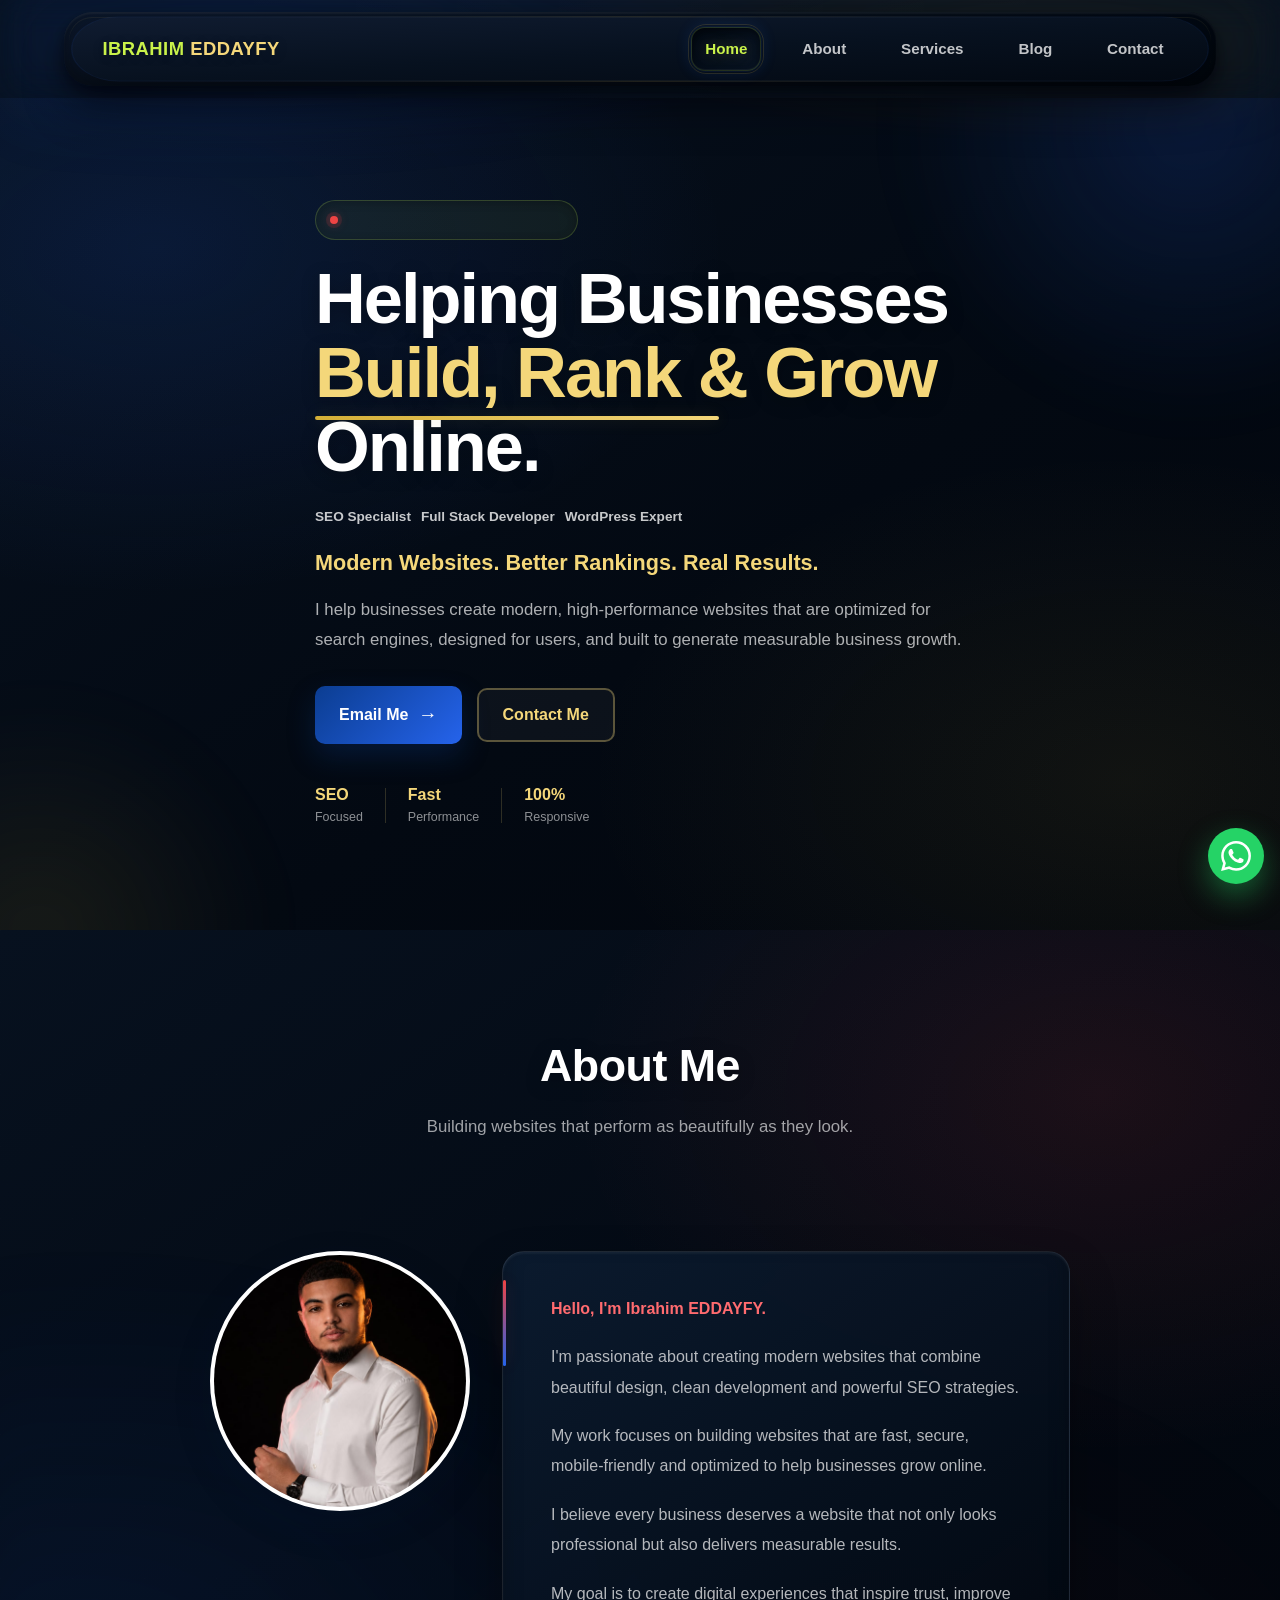
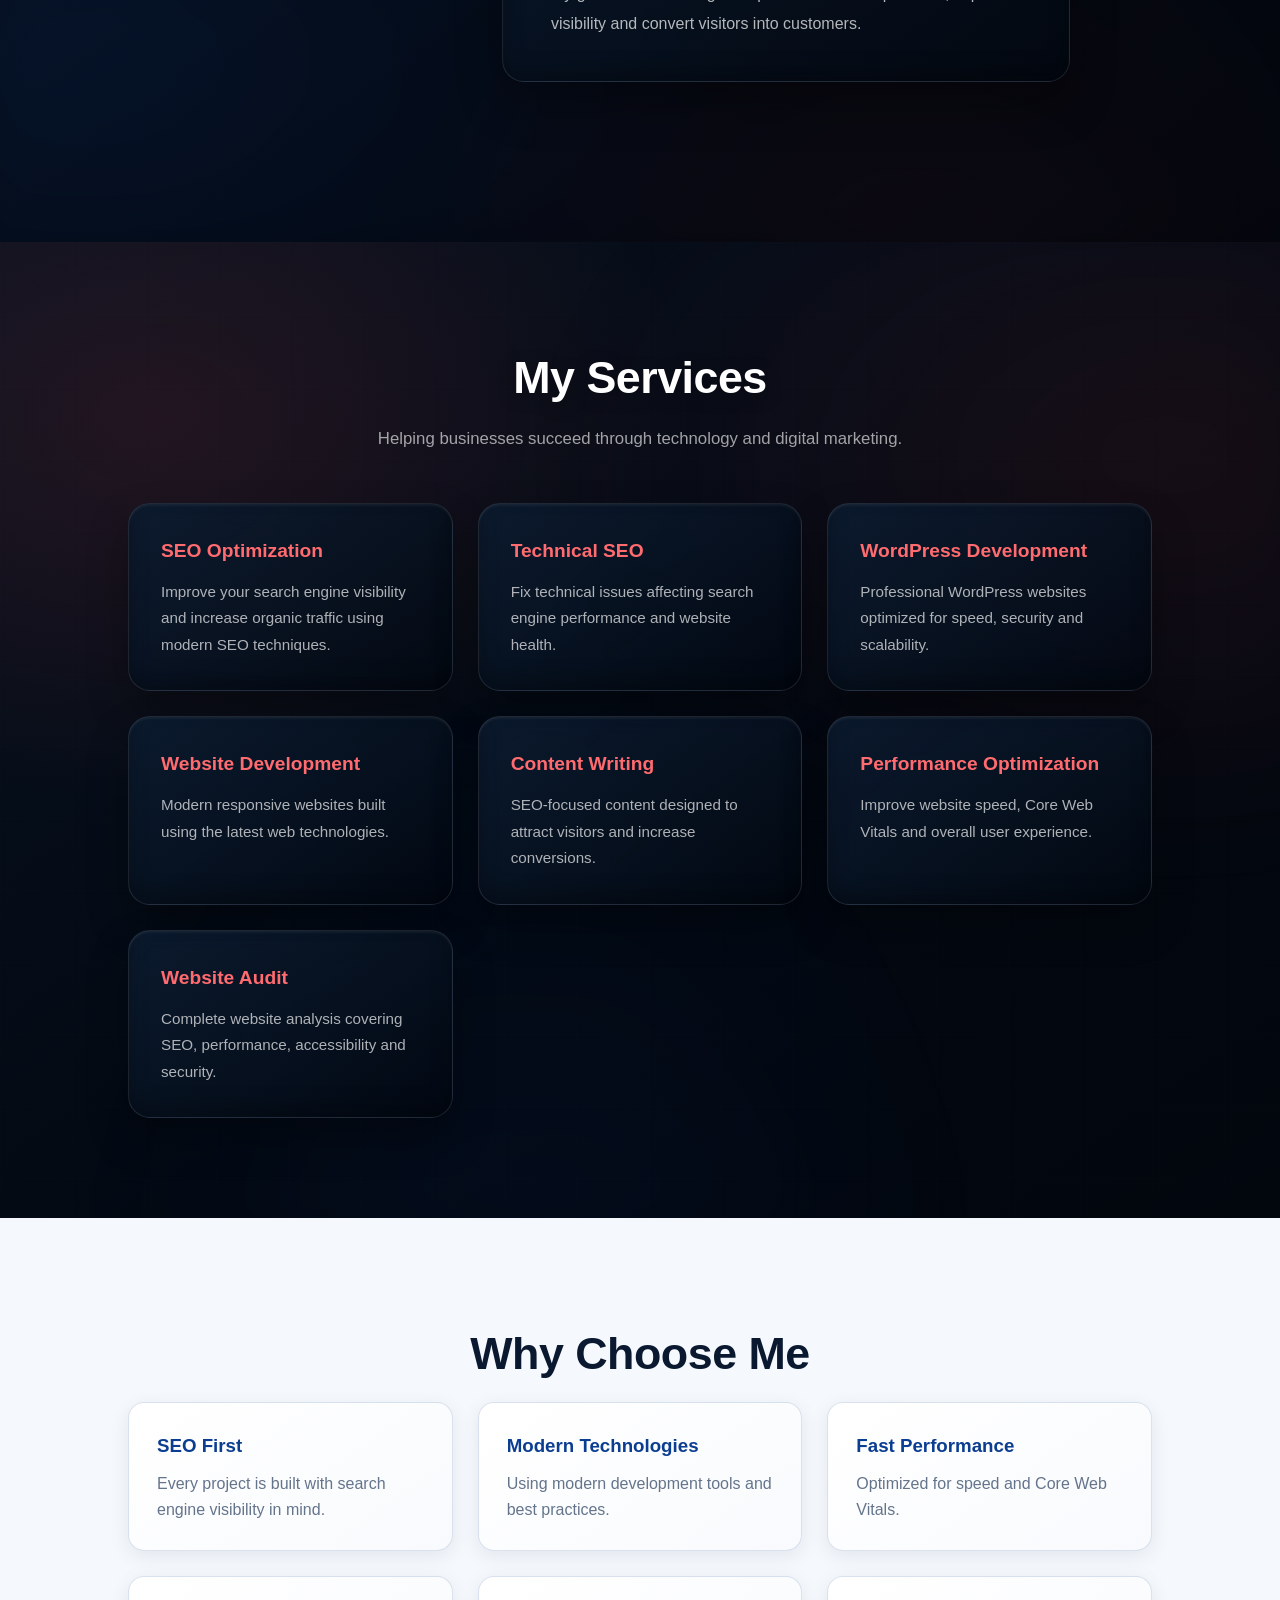
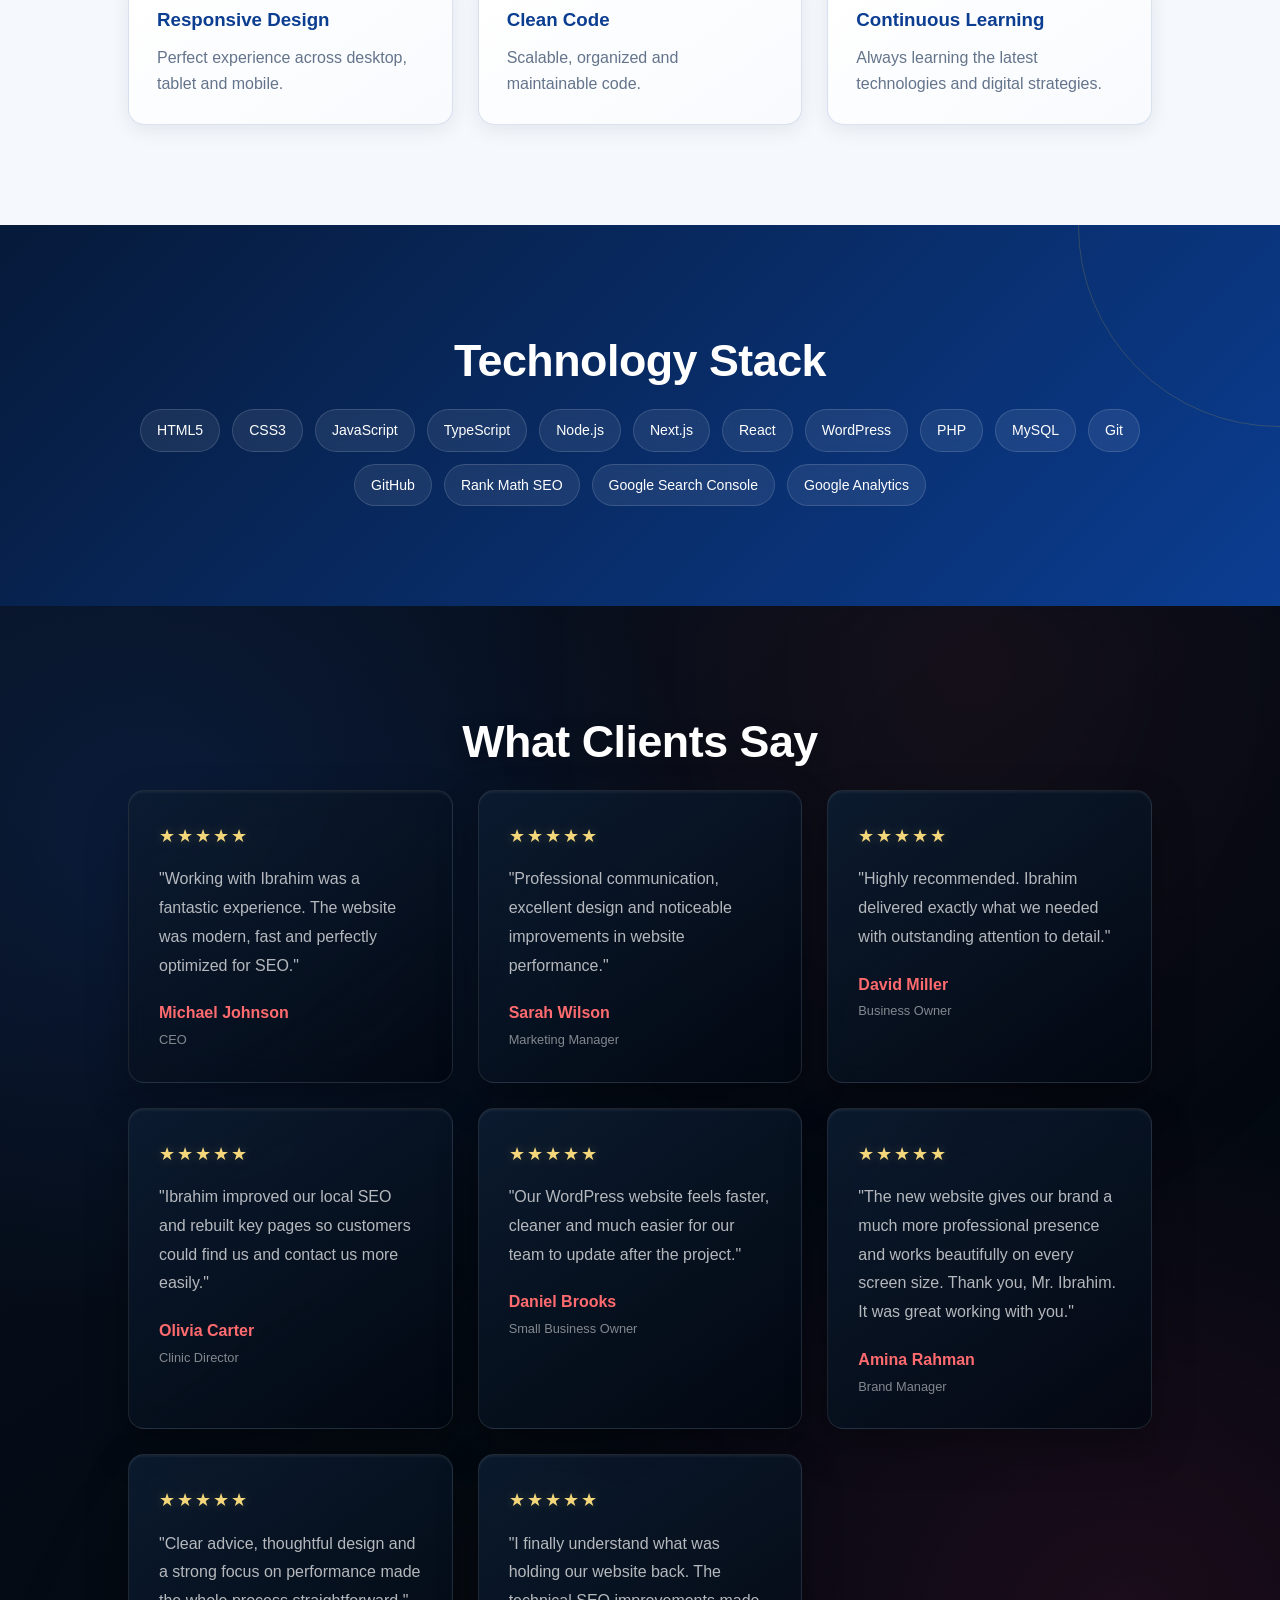
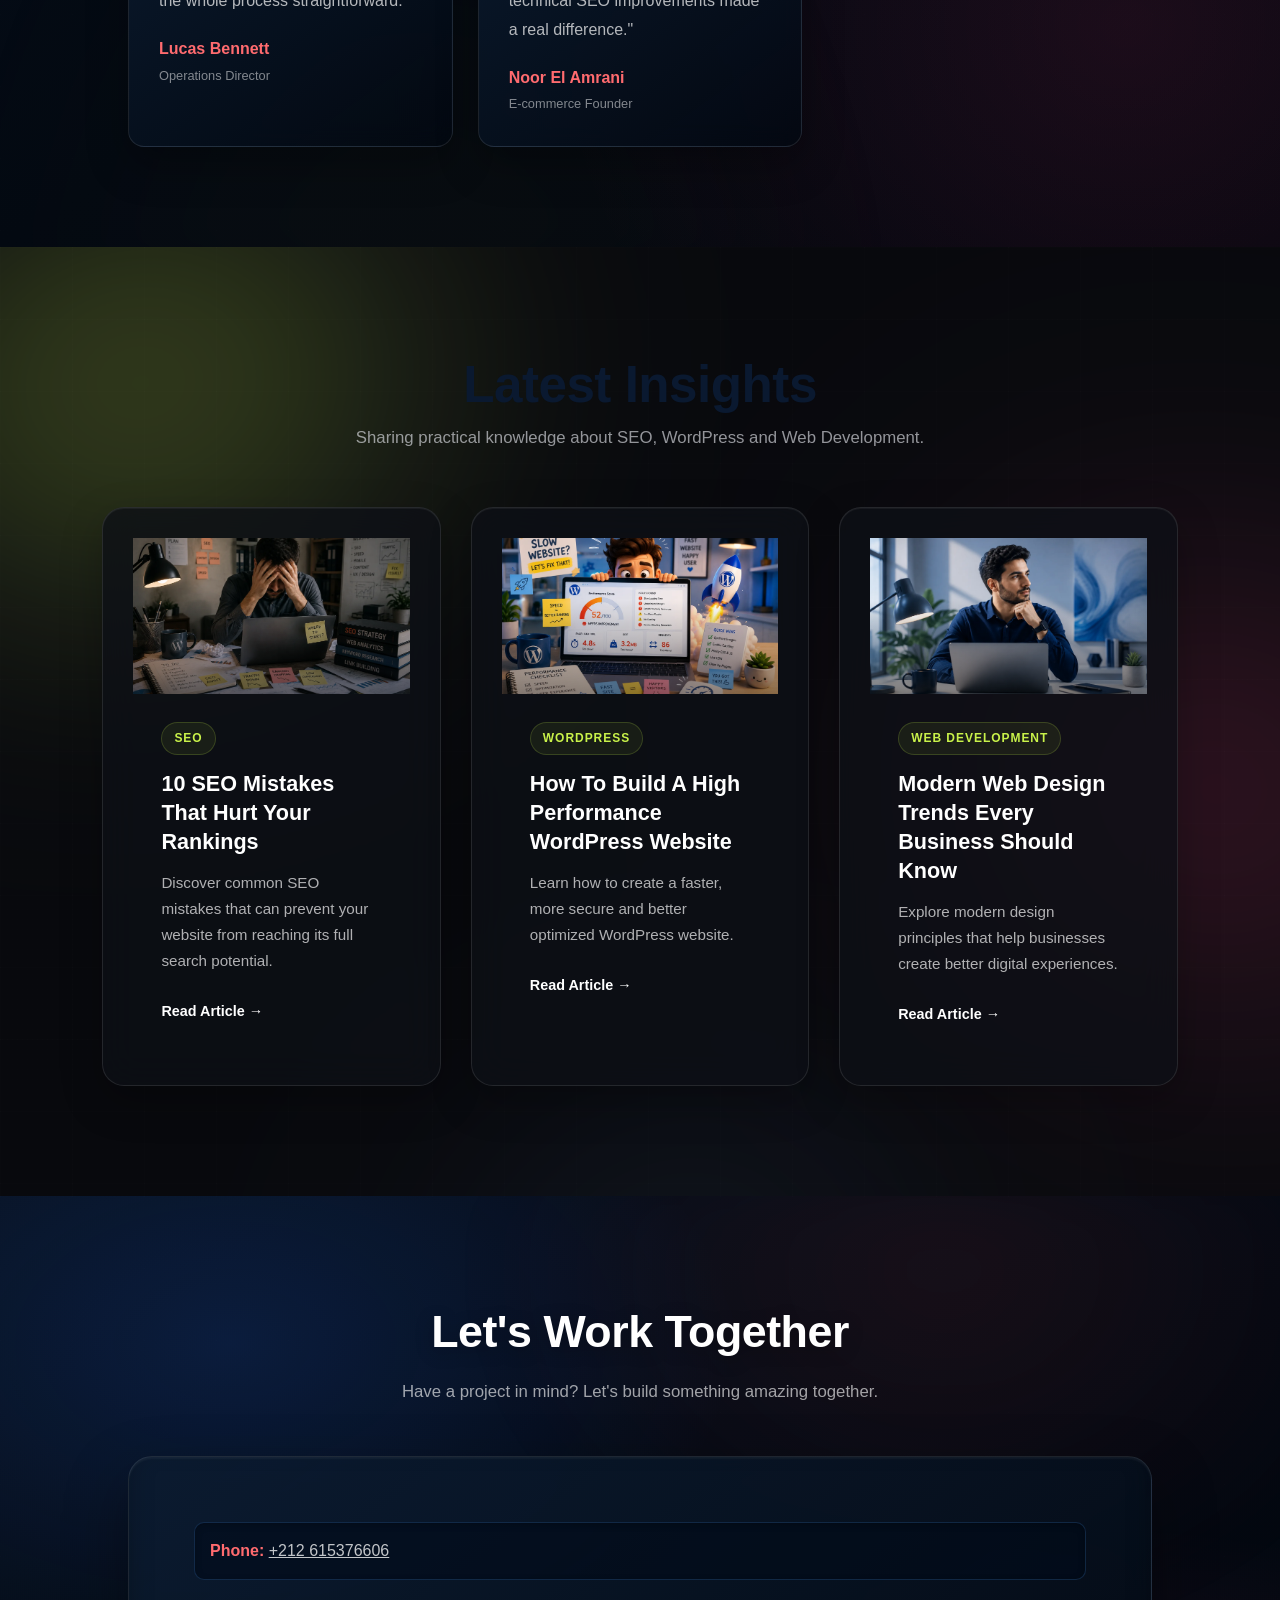
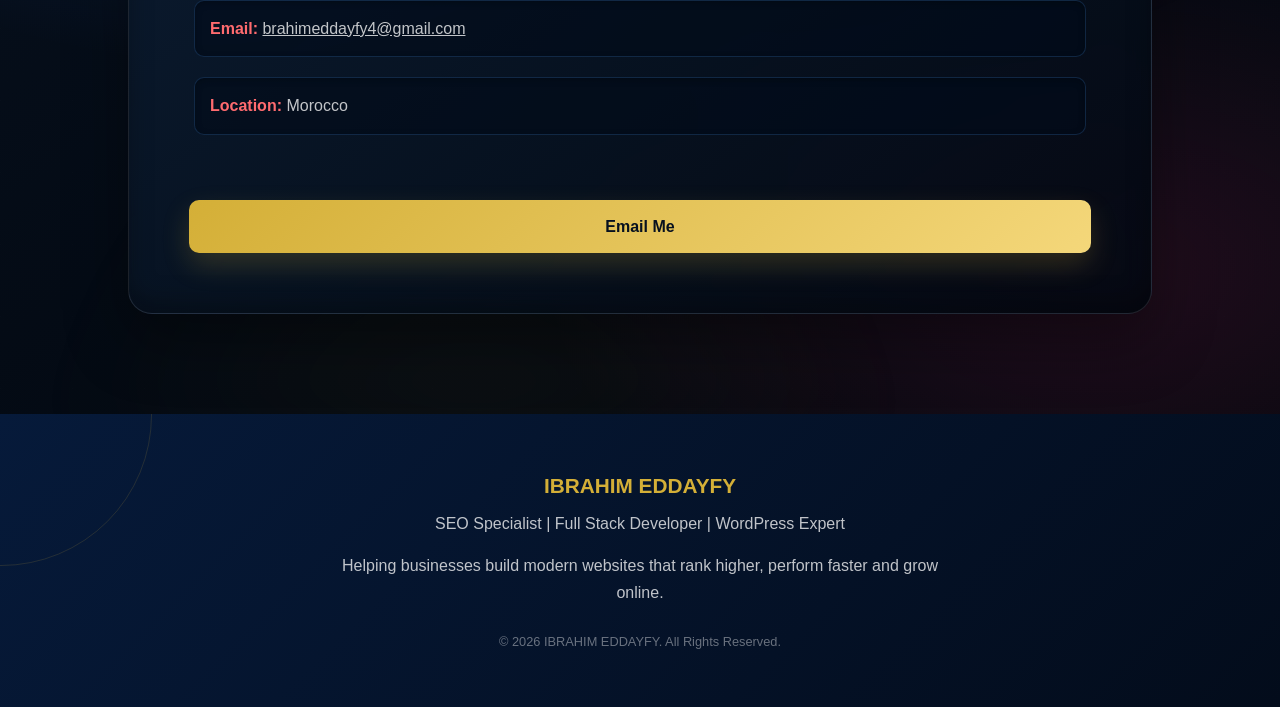
<file: index.html>
<!DOCTYPE html>
<html lang="en">
<head>
    <meta charset="UTF-8">
<meta name="google-site-verification" content="vmXaninR-tCIBEzfjjJ2_5xzwwBVJmZYywqAEoHvW7E" />

    <meta
        name="viewport"
        content="width=device-width, initial-scale=1.0"
    >

    <meta
        name="description"
        content="Ibrahim Eddayfy is an SEO Specialist and Full Stack Developer helping businesses build modern, high-performance websites optimized for search engines and real business growth."
    >

    <meta name="author" content="Ibrahim Eddayfy">
    <meta name="robots" content="index, follow">

    <meta http-equiv="Content-Security-Policy" content="default-src 'self'; script-src 'self'; style-src 'self' 'unsafe-inline'; img-src 'self' data:;">
    <meta name="referrer" content="strict-origin-when-cross-origin">

    <link
        rel="canonical"
        href="https://IbrahimEddayfy.github.io/portfolio/"
    >

    <!-- Open Graph -->
    <meta
        property="og:title"
        content="Ibrahim Eddayfy | SEO Specialist & Full Stack Developer"
    >

    <meta
        property="og:description"
        content="Modern websites, better rankings and real business results."
    >

    <meta property="og:type" content="website">

    <meta
        property="og:url"
        content="https://IbrahimEddayfy.github.io/portfolio/"
    >

    <meta
        property="og:image"
        content="https://IbrahimEddayfy.github.io/portfolio/og-image.png"
    >

    <meta property="og:image:width" content="1200">
    <meta property="og:image:height" content="630">
    <meta property="og:image:type" content="image/png">

    <meta
        property="og:site_name"
        content="Ibrahim Eddayfy"
    >

    <meta property="og:locale" content="en_US">

    <!-- Twitter Card -->
    <meta
        name="twitter:card"
        content="summary_large_image"
    >

    <meta
        name="twitter:title"
        content="Ibrahim Eddayfy | SEO Specialist & Full Stack Developer"
    >

    <meta
        name="twitter:description"
        content="Modern websites, better rankings and real business results."
    >

    <meta
        name="twitter:image"
        content="https://IbrahimEddayfy.github.io/portfolio/og-image.png"
    >

    <title>
        Ibrahim Eddayfy | SEO Specialist & Full Stack Developer
    </title>

    <!-- Structured Data -->
    <script type="application/ld+json">
    {
        "@context": "https://schema.org",
        "@type": "Person",
        "name": "Ibrahim Eddayfy",
        "jobTitle": "SEO Specialist & Full Stack Developer",
        "url": "https://IbrahimEddayfy.github.io/portfolio/"
    }
    </script>

    <link rel="icon" href="favicon.png">

    <link rel="stylesheet" href="style.css">
</head>

<body>

    <!-- =========================================
         HEADER / NAVIGATION
    ========================================== -->

    <header class="navbar">

        <div class="dock">

            <svg
                class="dock-skin"
                viewBox="0 0 1200 116"
                preserveAspectRatio="none"
                aria-hidden="true"
            >

                <defs>

                    <linearGradient
                        id="dock-fill"
                        x1="0"
                        y1="0"
                        x2="1"
                        y2="1"
                    >
                        <stop
                            offset="0"
                            stop-color="#101c31"
                        />

                        <stop
                            offset="0.52"
                            stop-color="#07111f"
                        />

                        <stop
                            offset="1"
                            stop-color="#030912"
                        />
                    </linearGradient>

                    <linearGradient
                        id="dock-rim"
                        x1="0"
                        y1="0"
                        x2="1"
                        y2="0"
                    >
                        <stop
                            offset="0"
                            stop-color="#2563eb"
                            stop-opacity="0.12"
                        />

                        <stop
                            offset="0.5"
                            stop-color="#f4d77a"
                            stop-opacity="0.34"
                        />

                        <stop
                            offset="1"
                            stop-color="#2563eb"
                            stop-opacity="0.12"
                        />
                    </linearGradient>

                </defs>

                <path
                    class="skin-fill"
                    d="M58 9H1142C1169 9 1191 31 1191 58S1169 107 1142 107H58C31 107 9 85 9 58S31 9 58 9Z"
                />

                <path
                    class="skin-rim"
                    d="M58 9H1142C1169 9 1191 31 1191 58S1169 107 1142 107H58C31 107 9 85 9 58S31 9 58 9Z"
                />

            </svg>


            <a
                href="#home"
                class="logo"
                aria-label="Ibrahim Eddayfy Home"
            >
                IBRAHIM <span>EDDAYFY</span>
            </a>


            <input
                class="nav-toggle"
                type="checkbox"
                id="nav-toggle"
            >

            <label
                class="nav-toggle-label"
                for="nav-toggle"
                aria-label="Toggle navigation"
            >
                <span></span>
                <span></span>
                <span></span>
            </label>


            <nav aria-label="Main Navigation">

                <ul class="nav-links">

                    <li>
                        <a
                            href="#home"
                            aria-current="page"
                        >
                            Home
                        </a>
                    </li>

                    <li>
                        <a href="#about">
                            About
                        </a>
                    </li>

                    <li>
                        <a href="#services">
                            Services
                        </a>
                    </li>

                    <li>
                        <a href="#blog">
                            Blog
                        </a>
                    </li>

                    <li>
                        <a href="#contact">
                            Contact
                        </a>
                    </li>

                </ul>

            </nav>

        </div>

    </header>


    <!-- =========================================
         MAIN CONTENT
    ========================================== -->

    <main id="main-content">


        <!-- =========================================
             HERO / HOME
        ========================================== -->

        <section
            id="home"
            class="hero"
        >

            <div class="hero-content">

                <div class="hero-badge">

                    <span class="badge-dot"></span>

                    <span
                        class="badge-rotator"
                        aria-label="Professional services"
                    >

                        <span>IBRAHIM EDDAYFY</span>
                        <span>WordPress Expert</span>
                        <span>SEO Expert</span>
                        <span>Web Designer</span>
                        <span>High New Level Quality of Design</span>

                    </span>

                </div>


                <h1>
                    Helping Businesses
                    <br>
                    <span>Build, Rank &amp; Grow</span>
                    <br>
                    Online.
                </h1>


                <div class="hero-roles">

                    <span>SEO Specialist</span>

                    <span>Full Stack Developer</span>

                    <span>WordPress Expert</span>

                </div>


                <p class="subheadline">
                    Modern Websites. Better Rankings. Real Results.
                </p>


                <p class="desc">
                    I help businesses create modern, high-performance websites
                    that are optimized for search engines, designed for users,
                    and built to generate measurable business growth.
                </p>


                <div class="hero-btns">

<a
                        href="https://mail.google.com/mail/?view=cm&fs=1&to=brahimeddayfy4@gmail.com"
                        target="_blank"
                        rel="noopener noreferrer"
                        class="btn-primary"
                    >
                        Email Me
                        <span>→</span>
                    </a>


                    <a
                        href="#contact"
                        class="btn-secondary"
                    >
                        Contact Me
                    </a>

                </div>


                <div class="hero-trust">

                    <div class="trust-item">

                        <strong>SEO</strong>

                        <span>Focused</span>

                    </div>


                    <div class="trust-divider"></div>


                    <div class="trust-item">

                        <strong>Fast</strong>

                        <span>Performance</span>

                    </div>


                    <div class="trust-divider"></div>


                    <div class="trust-item">

                        <strong>100%</strong>

                        <span>Responsive</span>

                    </div>

                </div>

            </div>


        </section>


        <!-- =========================================
             ABOUT
        ========================================== -->

        <section
            id="about"
            class="about"
        >

            <h2>About Me</h2>

            <p class="subtitle">
                Building websites that perform as beautifully as they look.
            </p>


            <div class="about-content">

                <div class="profile-picture">

                    <img
                        class="featured-image"
                        src="images/ibrahim-eddayfy.jpg"
                        alt="Ibrahim Eddayfy profile picture"
                        width="220"
                        height="220"
                        loading="lazy"
                        decoding="async"
                    >

                </div>


                <div class="about-text">

                    <p>
                        Hello, I'm Ibrahim EDDAYFY.
                    </p>

                    <p>
                        I'm passionate about creating modern websites that combine
                        beautiful design, clean development and powerful SEO strategies.
                    </p>

                    <p>
                        My work focuses on building websites that are fast, secure,
                        mobile-friendly and optimized to help businesses grow online.
                    </p>

                    <p>
                        I believe every business deserves a website that not only
                        looks professional but also delivers measurable results.
                    </p>

                    <p>
                        My goal is to create digital experiences that inspire trust,
                        improve visibility and convert visitors into customers.
                    </p>

                </div>

            </div>

        </section>


        <!-- =========================================
             SERVICES
        ========================================== -->

        <section
            id="services"
            class="services"
        >

            <h2>My Services</h2>

            <p class="subtitle">
                Helping businesses succeed through technology and digital marketing.
            </p>


            <div class="grid">

                <div class="card">

                    <h3>SEO Optimization</h3>

                    <p>
                        Improve your search engine visibility and increase organic
                        traffic using modern SEO techniques.
                    </p>

                </div>


                <div class="card">

                    <h3>Technical SEO</h3>

                    <p>
                        Fix technical issues affecting search engine performance
                        and website health.
                    </p>

                </div>


                <div class="card">

                    <h3>WordPress Development</h3>

                    <p>
                        Professional WordPress websites optimized for speed,
                        security and scalability.
                    </p>

                </div>


                <div class="card">

                    <h3>Website Development</h3>

                    <p>
                        Modern responsive websites built using the latest
                        web technologies.
                    </p>

                </div>


                <div class="card">

                    <h3>Content Writing</h3>

                    <p>
                        SEO-focused content designed to attract visitors
                        and increase conversions.
                    </p>

                </div>


                <div class="card">

                    <h3>Performance Optimization</h3>

                    <p>
                        Improve website speed, Core Web Vitals and
                        overall user experience.
                    </p>

                </div>


                <div class="card">

                    <h3>Website Audit</h3>

                    <p>
                        Complete website analysis covering SEO, performance,
                        accessibility and security.
                    </p>

                </div>

            </div>

        </section>


        <!-- =========================================
             WHY CHOOSE ME
        ========================================== -->

        <section class="why-choose-me">

            <h2>Why Choose Me</h2>


            <div class="grid">

                <div class="feature">

                    <h3>SEO First</h3>

                    <p>
                        Every project is built with search engine visibility
                        in mind.
                    </p>

                </div>


                <div class="feature">

                    <h3>Modern Technologies</h3>

                    <p>
                        Using modern development tools and best practices.
                    </p>

                </div>


                <div class="feature">

                    <h3>Fast Performance</h3>

                    <p>
                        Optimized for speed and Core Web Vitals.
                    </p>

                </div>


                <div class="feature">

                    <h3>Responsive Design</h3>

                    <p>
                        Perfect experience across desktop, tablet and mobile.
                    </p>

                </div>


                <div class="feature">

                    <h3>Clean Code</h3>

                    <p>
                        Scalable, organized and maintainable code.
                    </p>

                </div>


                <div class="feature">

                    <h3>Continuous Learning</h3>

                    <p>
                        Always learning the latest technologies and
                        digital strategies.
                    </p>

                </div>

            </div>

        </section>


        <!-- =========================================
             TECHNOLOGY STACK
        ========================================== -->

        <section class="tech-stack">

            <h2>Technology Stack</h2>


            <div class="tags">

                <span>HTML5</span>
                <span>CSS3</span>
                <span>JavaScript</span>
                <span>TypeScript</span>

                <span>Node.js</span>
                <span>Next.js</span>
                <span>React</span>
                <span>WordPress</span>

                <span>PHP</span>
                <span>MySQL</span>
                <span>Git</span>
                <span>GitHub</span>

                <span>Rank Math SEO</span>
                <span>Google Search Console</span>
                <span>Google Analytics</span>

            </div>

        </section>


        <!-- =========================================
             TESTIMONIALS
        ========================================== -->

        <section class="testimonials">

            <h2>What Clients Say</h2>


            <div class="grid">


                <div class="review">

                    <p class="stars">
                        ★★★★★
                    </p>

                    <p>
                        "Working with Ibrahim was a fantastic experience.
                        The website was modern, fast and perfectly optimized for SEO."
                    </p>

                    <h4>
                        Michael Johnson
                        <br>
                        <span>CEO</span>
                    </h4>

                </div>


                <div class="review">

                    <p class="stars">
                        ★★★★★
                    </p>

                    <p>
                        "Professional communication, excellent design and
                        noticeable improvements in website performance."
                    </p>

                    <h4>
                        Sarah Wilson
                        <br>
                        <span>Marketing Manager</span>
                    </h4>

                </div>


                <div class="review">

                    <p class="stars">
                        ★★★★★
                    </p>

                    <p>
                        "Highly recommended. Ibrahim delivered exactly what
                        we needed with outstanding attention to detail."
                    </p>

                    <h4>
                        David Miller
                        <br>
                        <span>Business Owner</span>
                    </h4>

                </div>


                <div class="review">

                    <p class="stars">
                        ★★★★★
                    </p>

                    <p>
                        "Ibrahim improved our local SEO and rebuilt key pages
                        so customers could find us and contact us more easily."
                    </p>

                    <h4>
                        Olivia Carter
                        <br>
                        <span>Clinic Director</span>
                    </h4>

                </div>


                <div class="review">

                    <p class="stars">
                        ★★★★★
                    </p>

                    <p>
                        "Our WordPress website feels faster, cleaner and much
                        easier for our team to update after the project."
                    </p>

                    <h4>
                        Daniel Brooks
                        <br>
                        <span>Small Business Owner</span>
                    </h4>

                </div>


                <div class="review">

                    <p class="stars">
                        ★★★★★
                    </p>

                    <p>
                        "The new website gives our brand a much more professional
                        presence and works beautifully on every screen size.
                        Thank you, Mr. Ibrahim. It was great working with you."
                    </p>

                    <h4>
                        Amina Rahman
                        <br>
                        <span>Brand Manager</span>
                    </h4>

                </div>


                <div class="review">

                    <p class="stars">
                        ★★★★★
                    </p>

                    <p>
                        "Clear advice, thoughtful design and a strong focus on
                        performance made the whole process straightforward."
                    </p>

                    <h4>
                        Lucas Bennett
                        <br>
                        <span>Operations Director</span>
                    </h4>

                </div>


                <div class="review">

                    <p class="stars">
                        ★★★★★
                    </p>

                    <p>
                        "I finally understand what was holding our website back.
                        The technical SEO improvements made a real difference."
                    </p>

                    <h4>
                        Noor El Amrani
                        <br>
                        <span>E-commerce Founder</span>
                    </h4>

                </div>

            </div>

        </section>


        <!-- =========================================
             BLOG
        ========================================== -->

        <section
            id="blog"
            class="blog"
        >

            <div
                class="blog-ambient blog-ambient-far"
                aria-hidden="true"
            ></div>

            <div
                class="blog-ambient blog-ambient-middle"
                aria-hidden="true"
            ></div>

            <div
                class="blog-ambient blog-ambient-near"
                aria-hidden="true"
            ></div>


            <h2>Latest Insights</h2>


            <p class="subtitle">
                Sharing practical knowledge about SEO, WordPress and Web Development.
            </p>


            <div class="grid">


                <!-- SEO ARTICLE -->

                <a
                    href="blog/seo-mistakes.html"
                    class="post"
                >

                    <div class="post-image">

                        <img
                            src="blog/images/seo-mistakes.webp"
                            alt="SEO optimization and search engine rankings"
                            width="800"
                            height="450"
                            loading="lazy"
                            decoding="async"
                        >

                    </div>


                    <div class="post-content">

                        <span class="post-category">
                            SEO
                        </span>


                        <h3>
                            10 SEO Mistakes That Hurt Your Rankings
                        </h3>


                        <p>
                            Discover common SEO mistakes that can prevent your website
                            from reaching its full search potential.
                        </p>


                        <span class="read-more">
                            Read Article →
                        </span>

                    </div>

                </a>


                <!-- WORDPRESS ARTICLE -->

                <a
                    href="blog/wordpress-performance.html"
                    class="post"
                >

                    <div class="post-image">

                        <img
                            src="blog/images/wordpress-performance.webp"
                            alt="High performance WordPress website"
                            width="800"
                            height="450"
                            loading="lazy"
                            decoding="async"
                        >

                    </div>


                    <div class="post-content">

                        <span class="post-category">
                            WordPress
                        </span>


                        <h3>
                            How To Build A High Performance WordPress Website
                        </h3>


                        <p>
                            Learn how to create a faster, more secure and better
                            optimized WordPress website.
                        </p>


                        <span class="read-more">
                            Read Article →
                        </span>

                    </div>

                </a>


                <!-- WEB DESIGN ARTICLE -->

                <a
                    href="blog/web-design-trends.html"
                    class="post"
                >

                    <div class="post-image">

                        <img
                            src="blog/images/web-design-trends.webp"
                            alt="Modern web design trends"
                            width="800"
                            height="450"
                            loading="lazy"
                            decoding="async"
                        >

                    </div>


                    <div class="post-content">

                        <span class="post-category">
                            Web Development
                        </span>


                        <h3>
                            Modern Web Design Trends Every Business Should Know
                        </h3>


                        <p>
                            Explore modern design principles that help businesses
                            create better digital experiences.
                        </p>


                        <span class="read-more">
                            Read Article →
                        </span>

                    </div>

                </a>


            </div>

        </section>


        <!-- =========================================
             CONTACT
        ========================================== -->

        <section
            id="contact"
            class="contact"
        >

            <h2>Let's Work Together</h2>

            <p class="subtitle">
                Have a project in mind? Let's build something amazing together.
            </p>


            <div class="contact-container">


                <div class="contact-info">

                    <p>
                        <strong>Phone:</strong>
                        <a href="tel:+212615376606">
                            +212 615376606
                        </a>
                    </p>


                    <p>
                        <strong>Email:</strong>
                        <a href="mailto:brahimeddayfy4@gmail.com">
                            brahimeddayfy4@gmail.com
                        </a>
                    </p>


                    <p>
                        <strong>Location:</strong>
                        Morocco
                    </p>

                </div>


                <div class="contact-cta">

<a
                        href="https://mail.google.com/mail/?view=cm&fs=1&to=brahimeddayfy4@gmail.com"
                        target="_blank"
                        rel="noopener noreferrer"
                        class="btn-primary"
                    >
                        Email Me
                    </a>

                </div>

            </div>

        </section>


    </main>


    <!-- =========================================
         FOOTER
    ========================================== -->

    <footer>

        <h3>
            IBRAHIM EDDAYFY
        </h3>


        <p>
            SEO Specialist | Full Stack Developer | WordPress Expert
        </p>


        <p class="footer-desc">
            Helping businesses build modern websites that rank higher,
            perform faster and grow online.
        </p>


        <p class="copyright">
            © 2026 IBRAHIM EDDAYFY. All Rights Reserved.
        </p>

    </footer>


    <!-- =========================================
         WHATSAPP FLOATING BUTTON
    ========================================== -->

    <a
        href="https://wa.me/212615376606"
        target="_blank"
        rel="noopener noreferrer"
        class="whatsapp-float"
        aria-label="Message Web Developer on WhatsApp"
    >
        <svg viewBox="0 0 24 24" fill="#FFFFFF" aria-hidden="true">
            <path d="M17.472 14.382c-.297-.149-1.758-.867-2.03-.967-.273-.099-.471-.148-.67.15-.197.297-.767.966-.94 1.164-.173.199-.347.223-.644.075-.297-.15-1.255-.463-2.39-1.475-.883-.788-1.48-1.761-1.653-2.059-.173-.297-.018-.458.13-.606.134-.133.298-.347.446-.52.149-.174.198-.298.298-.497.099-.198.05-.371-.025-.52-.075-.149-.669-1.612-.916-2.207-.242-.579-.487-.5-.669-.51-.173-.008-.371-.01-.57-.01-.198 0-.52.074-.792.372-.272.297-1.04 1.016-1.04 2.479 0 1.462 1.065 2.875 1.213 3.074.149.198 2.096 3.2 5.077 4.487.709.306 1.262.489 1.694.625.712.227 1.36.195 1.871.118.571-.085 1.758-.719 2.006-1.413.248-.694.248-1.289.173-1.413-.074-.124-.272-.198-.57-.347m-5.421 7.403h-.004a9.87 9.87 0 01-5.031-1.378l-.361-.214-3.741.982.998-3.648-.235-.374a9.86 9.86 0 01-1.51-5.26c.001-5.45 4.436-9.884 9.888-9.884 2.64 0 5.122 1.03 6.988 2.898a9.825 9.825 0 012.893 6.994c-.003 5.45-4.437 9.884-9.885 9.884m8.413-18.297A11.815 11.815 0 0012.05 0C5.495 0 .16 5.335.157 11.892c0 2.096.547 4.142 1.588 5.945L.057 24l6.305-1.654a11.882 11.882 0 005.683 1.448h.005c6.554 0 11.89-5.335 11.893-11.893a11.821 11.821 0 00-3.48-8.413"/>
        </svg>
    </a>


    <!-- =========================================
         JAVASCRIPT
    ========================================== -->

    <script src="script.js"></script>

</body>
</html>
</file>
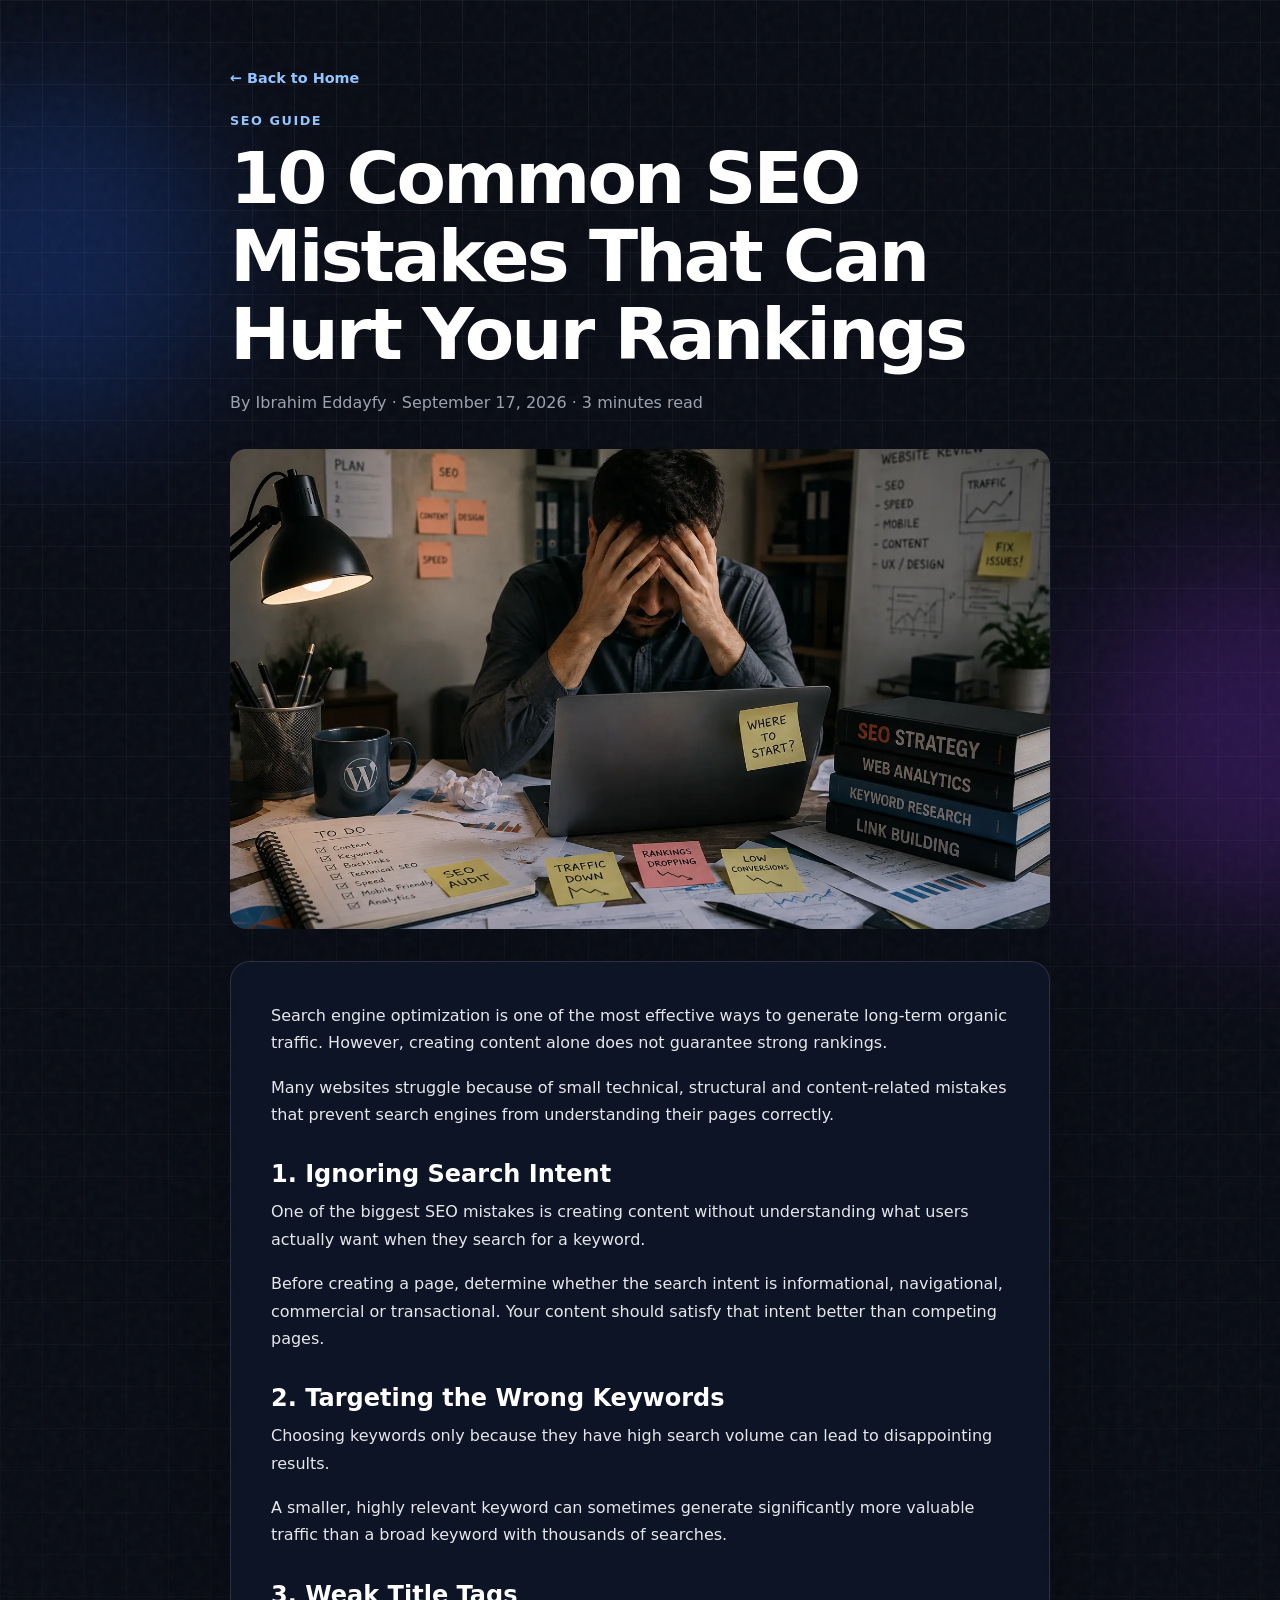
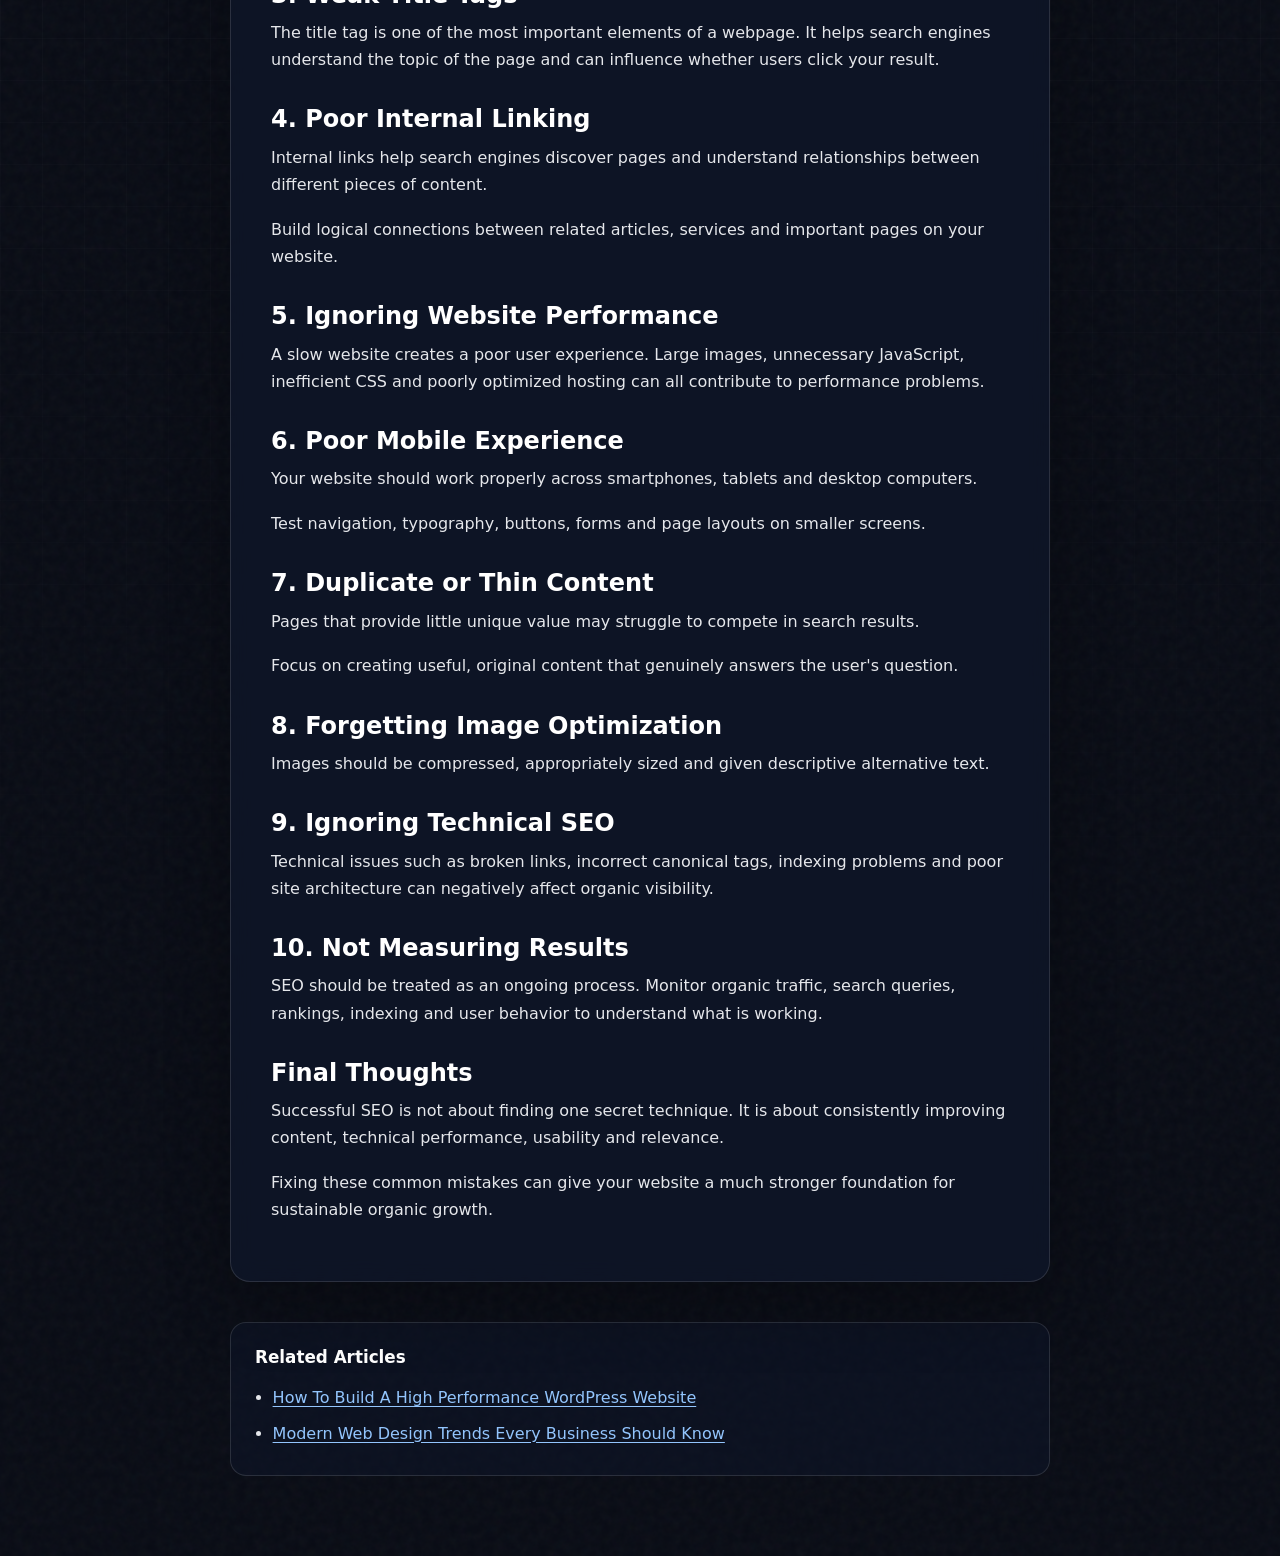
<file: blog/seo-mistakes.html>
<!doctype html>
<html lang="en">
<head>
  <meta charset="utf-8">
  <meta name="viewport" content="width=device-width, initial-scale=1">
  <title>10 Common SEO Mistakes That Can Hurt Your Rankings</title>
  <meta name="description" content="Learn how to identify and fix 10 common SEO mistakes involving search intent, keywords, performance, mobile usability, technical SEO and more.">
  <meta name="robots" content="index, follow">
  <meta http-equiv="Content-Security-Policy" content="default-src 'self'; script-src 'self'; style-src 'self' 'unsafe-inline'; img-src 'self' data:;">
  <meta name="referrer" content="strict-origin-when-cross-origin">
  <link rel="canonical" href="https://IbrahimEddayfy.github.io/portfolio/blog/seo-mistakes.html">
  <link rel="icon" href="../favicon.png">

  <meta property="og:title" content="10 Common SEO Mistakes That Can Hurt Your Rankings">
  <meta property="og:description" content="Learn how to identify and fix 10 common SEO mistakes involving search intent, keywords, performance, mobile usability, technical SEO and more.">
  <meta property="og:type" content="article">
  <meta property="og:url" content="https://IbrahimEddayfy.github.io/portfolio/blog/seo-mistakes.html">
  <meta property="og:image" content="https://IbrahimEddayfy.github.io/portfolio/og-image.png">
  <meta property="og:image:width" content="1200">
  <meta property="og:image:height" content="630">
  <meta property="og:image:type" content="image/png">
  <meta property="og:site_name" content="Ibrahim Eddayfy">
  <meta property="og:locale" content="en_US">

  <meta name="twitter:card" content="summary_large_image">
  <meta name="twitter:title" content="10 Common SEO Mistakes That Can Hurt Your Rankings">
  <meta name="twitter:description" content="Learn how to identify and fix 10 common SEO mistakes involving search intent, keywords, performance, mobile usability, technical SEO and more.">
  <meta name="twitter:image" content="https://IbrahimEddayfy.github.io/portfolio/og-image.png">

  <style>
    :root { color-scheme: dark; }
    * { box-sizing: border-box; }
    html { scroll-behavior: smooth; }
    body { margin: 0; color: #e5e7eb; background: #080b14; font-family: system-ui, -apple-system, BlinkMacSystemFont, "Segoe UI", sans-serif; line-height: 1.7; }
    .page-shell { position: relative; isolation: isolate; min-height: 100vh; overflow: hidden; background: #080b14; }
    .page-shell::before { content: ""; position: absolute; inset: 0; z-index: -3; pointer-events: none; background-image: linear-gradient(rgba(255,255,255,.045) 1px, transparent 1px), linear-gradient(90deg, rgba(255,255,255,.045) 1px, transparent 1px); background-size: 42px 42px; mask-image: linear-gradient(to bottom, black, transparent 90%); }
    .page-shell::after { content: ""; position: absolute; inset: 0; z-index: -2; pointer-events: none; opacity: .08; background-image: url("data:image/svg+xml,%3Csvg viewBox='0 0 180 180' xmlns='http://www.w3.org/2000/svg'%3E%3Cfilter id='n'%3E%3CfeTurbulence type='fractalNoise' baseFrequency='.8' numOctaves='3' stitchTiles='stitch'/%3E%3C/filter%3E%3Crect width='100%25' height='100%25' filter='url(%23n)' opacity='.5'/%3E%3C/svg%3E"); }
    .orb { position: absolute; z-index: -1; width: 22rem; height: 22rem; border-radius: 50%; filter: blur(70px); opacity: .25; pointer-events: none; animation: float 14s ease-in-out infinite; }
    .orb--one { top: 5rem; left: -8rem; background: #2563eb; }
    .orb--two { top: 35rem; right: -10rem; background: #9333ea; animation-delay: -5s; }
    .article-wrap { width: min(100% - 2rem, 820px); margin: 0 auto; padding: 4rem 0 5rem; }
    .article-header { margin-bottom: 2rem; }
    .eyebrow { color: #93c5fd; font-size: .8rem; font-weight: 700; letter-spacing: .12em; text-transform: uppercase; }
    h1 { margin: .5rem 0 1rem; color: #fff; font-size: clamp(2.2rem, 6vw, 4.5rem); line-height: 1.08; letter-spacing: -.04em; }
    .article-meta { color: #9ca3af; }
    .featured-image { display: block; width: 100%; height: auto; max-height: 480px; object-fit: cover; border-radius: 1rem; margin: 2rem 0; }
    .article-content { position: relative; z-index: 1; padding: clamp(1.25rem, 4vw, 2.5rem); border: 1px solid rgba(255,255,255,.12); border-radius: 1.25rem; background: rgba(15,23,42,.78); box-shadow: 0 1.5rem 4rem rgba(0,0,0,.25); backdrop-filter: blur(12px); }
    .article-content h2 { margin: 2rem 0 .6rem; color: #fff; line-height: 1.2; }
    .article-content p { margin: 0 0 1.1rem; }
    .article-content a { color: #93c5fd; text-underline-offset: .2em; }
    .back-home { display: inline-flex; margin-bottom: 1.25rem; color: #93c5fd; text-decoration: none; font-weight: 600; font-size: .9rem; }
    .back-home:hover { color: #f4d77a; }
    .related-posts { margin-top: 2.5rem; padding: 1.25rem 1.5rem; border: 1px solid rgba(255,255,255,.12); border-radius: 1rem; background: rgba(15,23,42,.55); }
    .related-posts h2 { margin: 0 0 .8rem; color: #fff; font-size: 1.05rem; }
    .related-posts ul { margin: 0; padding-left: 1.1rem; }
    .related-posts li { margin-bottom: .5rem; }
    .related-posts a { color: #93c5fd; text-underline-offset: .2em; }
    .related-posts a:hover { color: #f4d77a; }
    @keyframes float { 0%, 100% { transform: translate3d(0, 0, 0); } 50% { transform: translate3d(0, 24px, 0); } }
    @media (max-width: 640px) { .article-wrap { padding-top: 2.5rem; } .article-content { padding: 1.1rem; } }
    @media (prefers-reduced-motion: reduce) { html { scroll-behavior: auto; } .orb { animation: none; } }
  </style>

  <script type="application/ld+json">
  {
    "@context": "https://schema.org",
    "@type": "Article",
    "headline": "10 Common SEO Mistakes That Can Hurt Your Rankings",
    "description": "Learn how to identify and fix 10 common SEO mistakes involving search intent, keywords, performance, mobile usability, technical SEO and more.",
    "author": { "@type": "Person", "name": "Ibrahim Eddayfy" },
    "publisher": { "@type": "Organization", "name": "Ibrahim Eddayfy" },
    "image": "https://IbrahimEddayfy.github.io/portfolio/og-image.png",
    "url": "https://IbrahimEddayfy.github.io/portfolio/blog/seo-mistakes.html",
    "mainEntityOfPage": "https://IbrahimEddayfy.github.io/portfolio/blog/seo-mistakes.html",
    "inLanguage": "en",
    "datePublished": "2026-09-17",
    "dateModified": "2026-09-19"
  }
  </script>
</head>
<body>
  <div class="page-shell">
    <span class="orb orb--one" aria-hidden="true"></span><span class="orb orb--two" aria-hidden="true"></span>
    <main class="article-wrap">
      <header class="article-header">
        <a class="back-home" href="../index.html">← Back to Home</a>
        <div class="eyebrow">SEO guide</div>
        <h1>10 Common SEO Mistakes That Can Hurt Your Rankings</h1>
        <div class="article-meta">By Ibrahim Eddayfy · <time datetime="2026-09-17">September 17, 2026</time> · 3 minutes read</div>
      </header>
      <img class="featured-image" src="images/seo-mistakes.webp" alt="Illustration of common SEO mistakes" width="1200" height="630" fetchpriority="high" decoding="async">
      <article class="article-content">
        <p>Search engine optimization is one of the most effective ways to generate long-term organic traffic. However, creating content alone does not guarantee strong rankings.</p>
        <p>Many websites struggle because of small technical, structural and content-related mistakes that prevent search engines from understanding their pages correctly.</p>
        <h2>1. Ignoring Search Intent</h2><p>One of the biggest SEO mistakes is creating content without understanding what users actually want when they search for a keyword.</p><p>Before creating a page, determine whether the search intent is informational, navigational, commercial or transactional. Your content should satisfy that intent better than competing pages.</p>
        <h2>2. Targeting the Wrong Keywords</h2><p>Choosing keywords only because they have high search volume can lead to disappointing results.</p><p>A smaller, highly relevant keyword can sometimes generate significantly more valuable traffic than a broad keyword with thousands of searches.</p>
        <h2>3. Weak Title Tags</h2><p>The title tag is one of the most important elements of a webpage. It helps search engines understand the topic of the page and can influence whether users click your result.</p>
        <h2>4. Poor Internal Linking</h2><p>Internal links help search engines discover pages and understand relationships between different pieces of content.</p><p>Build logical connections between related articles, services and important pages on your website.</p>
        <h2>5. Ignoring Website Performance</h2><p>A slow website creates a poor user experience. Large images, unnecessary JavaScript, inefficient CSS and poorly optimized hosting can all contribute to performance problems.</p>
        <h2>6. Poor Mobile Experience</h2><p>Your website should work properly across smartphones, tablets and desktop computers.</p><p>Test navigation, typography, buttons, forms and page layouts on smaller screens.</p>
        <h2>7. Duplicate or Thin Content</h2><p>Pages that provide little unique value may struggle to compete in search results.</p><p>Focus on creating useful, original content that genuinely answers the user's question.</p>
        <h2>8. Forgetting Image Optimization</h2><p>Images should be compressed, appropriately sized and given descriptive alternative text.</p>
        <h2>9. Ignoring Technical SEO</h2><p>Technical issues such as broken links, incorrect canonical tags, indexing problems and poor site architecture can negatively affect organic visibility.</p>
        <h2>10. Not Measuring Results</h2><p>SEO should be treated as an ongoing process. Monitor organic traffic, search queries, rankings, indexing and user behavior to understand what is working.</p>
        <h2>Final Thoughts</h2><p>Successful SEO is not about finding one secret technique. It is about consistently improving content, technical performance, usability and relevance.</p><p>Fixing these common mistakes can give your website a much stronger foundation for sustainable organic growth.</p>
      </article>
      <aside class="related-posts">
        <h2>Related Articles</h2>
        <ul>
          <li><a href="wordpress-performance.html">How To Build A High Performance WordPress Website</a></li>
          <li><a href="web-design-trends.html">Modern Web Design Trends Every Business Should Know</a></li>
        </ul>
      </aside>
    </main>
  </div>
</body>
</html>
</file>
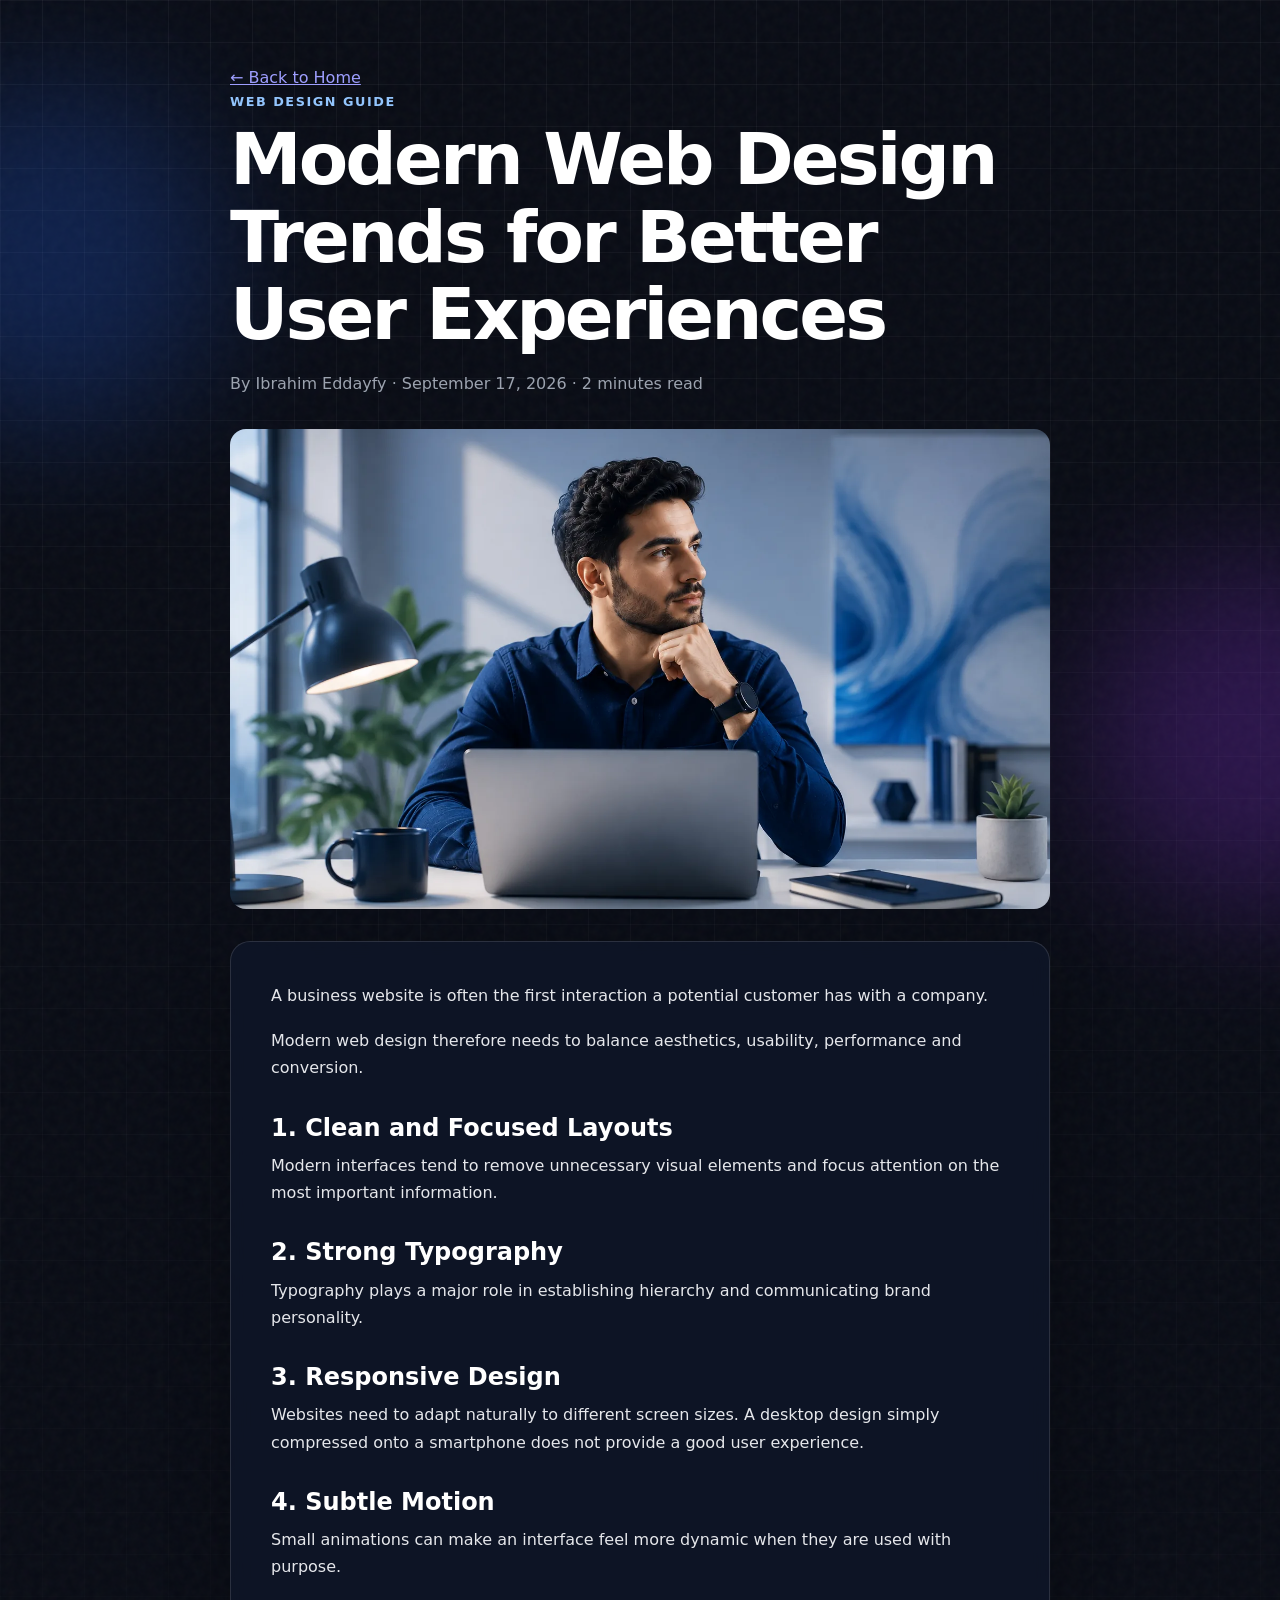
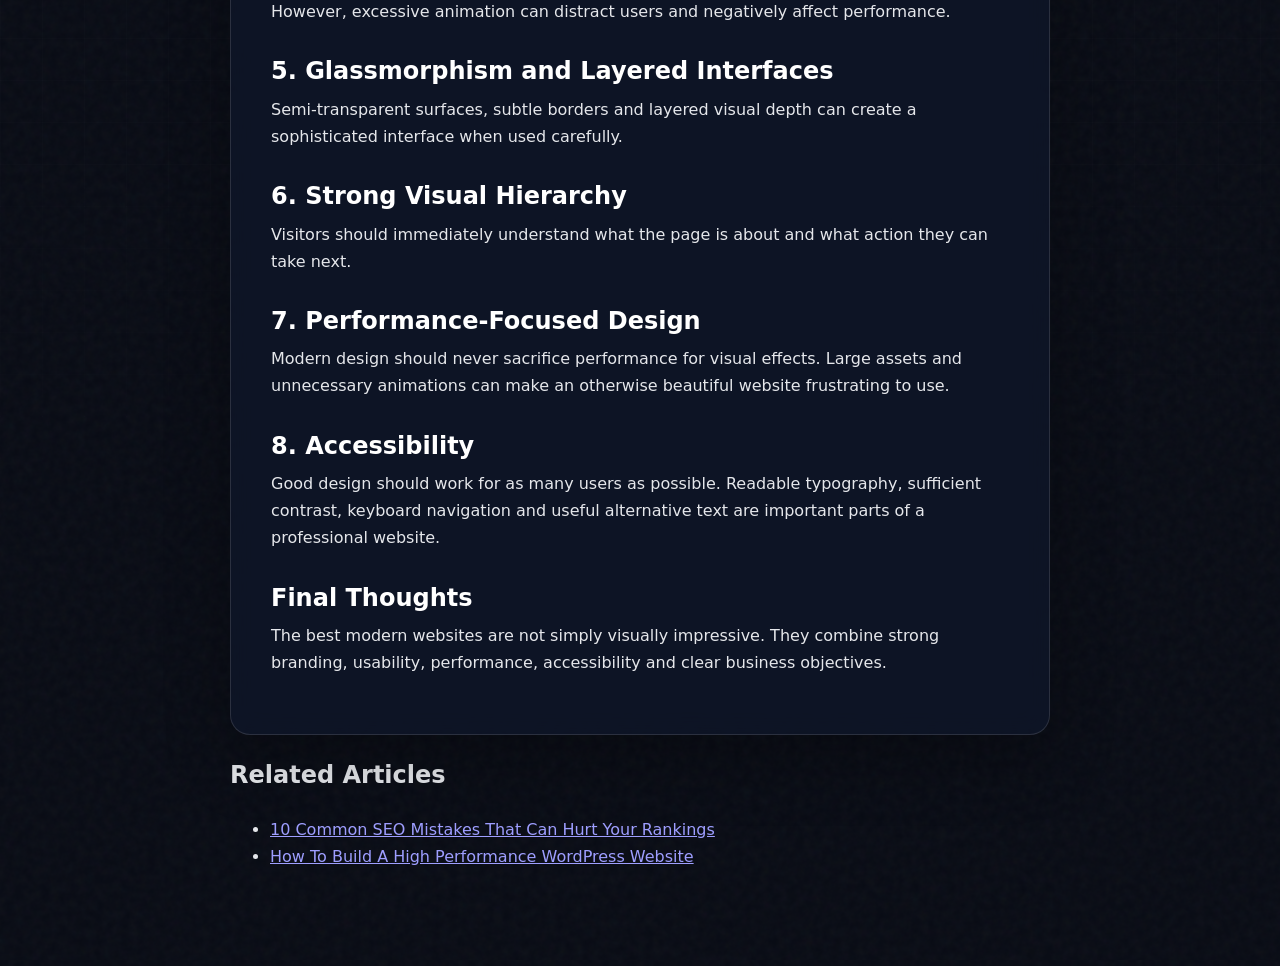
<file: blog/web-design-trends.html>
<!doctype html>
<html lang="en">
<head>
  <meta charset="utf-8">
  <meta name="viewport" content="width=device-width, initial-scale=1">
  <title>Modern Web Design Trends for Better User Experiences</title>
  <meta name="description" content="Explore modern web design trends that balance visual quality, usability, responsive layouts, accessibility, performance and conversion.">
  <meta name="robots" content="index, follow">
  <meta http-equiv="Content-Security-Policy" content="default-src 'self'; script-src 'self'; style-src 'self' 'unsafe-inline'; img-src 'self' data:;">
  <meta name="referrer" content="strict-origin-when-cross-origin">
  <link rel="canonical" href="https://IbrahimEddayfy.github.io/portfolio/blog/web-design-trends.html">
  <link rel="icon" href="../favicon.png">

  <meta property="og:title" content="Modern Web Design Trends for Better User Experiences">
  <meta property="og:description" content="Explore modern web design trends that balance visual quality, usability, responsive layouts, accessibility, performance and conversion.">
  <meta property="og:type" content="article">
  <meta property="og:url" content="https://IbrahimEddayfy.github.io/portfolio/blog/web-design-trends.html">
  <meta property="og:image" content="https://IbrahimEddayfy.github.io/portfolio/og-image.png">
  <meta property="og:image:width" content="1200">
  <meta property="og:image:height" content="630">
  <meta property="og:image:type" content="image/png">
  <meta property="og:site_name" content="Ibrahim Eddayfy">
  <meta property="og:locale" content="en_US">

  <meta name="twitter:card" content="summary_large_image">
  <meta name="twitter:title" content="Modern Web Design Trends for Better User Experiences">
  <meta name="twitter:description" content="Explore modern web design trends that balance visual quality, usability, responsive layouts, accessibility, performance and conversion.">
  <meta name="twitter:image" content="https://IbrahimEddayfy.github.io/portfolio/og-image.png">

  <style>
    :root { color-scheme: dark; }
    * { box-sizing: border-box; }
    html { scroll-behavior: smooth; }
    body { margin: 0; color: #e5e7eb; background: #080b14; font-family: system-ui, -apple-system, BlinkMacSystemFont, "Segoe UI", sans-serif; line-height: 1.7; }
    .page-shell { position: relative; isolation: isolate; min-height: 100vh; overflow: hidden; background: #080b14; }
    .page-shell::before { content: ""; position: absolute; inset: 0; z-index: -3; pointer-events: none; background-image: linear-gradient(rgba(255,255,255,.045) 1px, transparent 1px), linear-gradient(90deg, rgba(255,255,255,.045) 1px, transparent 1px); background-size: 42px 42px; mask-image: linear-gradient(to bottom, black, transparent 90%); }
    .page-shell::after { content: ""; position: absolute; inset: 0; z-index: -2; pointer-events: none; opacity: .08; background-image: url("data:image/svg+xml,%3Csvg viewBox='0 0 180 180' xmlns='http://www.w3.org/2000/svg'%3E%3Cfilter id='n'%3E%3CfeTurbulence type='fractalNoise' baseFrequency='.8' numOctaves='3' stitchTiles='stitch'/%3E%3C/filter%3E%3Crect width='100%25' height='100%25' filter='url(%23n)' opacity='.5'/%3E%3C/svg%3E"); }
    .orb { position: absolute; z-index: -1; width: 22rem; height: 22rem; border-radius: 50%; filter: blur(70px); opacity: .25; pointer-events: none; animation: float 14s ease-in-out infinite; }
    .orb--one { top: 5rem; left: -8rem; background: #2563eb; }
    .orb--two { top: 35rem; right: -10rem; background: #9333ea; animation-delay: -5s; }
    .article-wrap { width: min(100% - 2rem, 820px); margin: 0 auto; padding: 4rem 0 5rem; }
    .article-header { margin-bottom: 2rem; }
    .eyebrow { color: #93c5fd; font-size: .8rem; font-weight: 700; letter-spacing: .12em; text-transform: uppercase; }
    h1 { margin: .5rem 0 1rem; color: #fff; font-size: clamp(2.2rem, 6vw, 4.5rem); line-height: 1.08; letter-spacing: -.04em; }
    .article-meta { color: #9ca3af; }
    .featured-image { display: block; width: 100%; height: auto; max-height: 480px; object-fit: cover; border-radius: 1rem; margin: 2rem 0; }
    .article-content { position: relative; z-index: 1; padding: clamp(1.25rem, 4vw, 2.5rem); border: 1px solid rgba(255,255,255,.12); border-radius: 1.25rem; background: rgba(15,23,42,.78); box-shadow: 0 1.5rem 4rem rgba(0,0,0,.25); backdrop-filter: blur(12px); }
    .article-content h2 { margin: 2rem 0 .6rem; color: #fff; line-height: 1.2; }
    .article-content p { margin: 0 0 1.1rem; }
    .article-content a { color: #93c5fd; text-underline-offset: .2em; }
    @keyframes float { 0%, 100% { transform: translate3d(0, 0, 0); } 50% { transform: translate3d(0, 24px, 0); } }
    @media (max-width: 640px) { .article-wrap { padding-top: 2.5rem; } .article-content { padding: 1.1rem; } }
    @media (prefers-reduced-motion: reduce) { html { scroll-behavior: auto; } .orb { animation: none; } }
  </style>

  <script type="application/ld+json">
  {
    "@context": "https://schema.org",
    "@type": "Article",
    "headline": "Modern Web Design Trends for Better User Experiences",
    "description": "Explore modern web design trends that balance visual quality, usability, responsive layouts, accessibility, performance and conversion.",
    "author": { "@type": "Person", "name": "Ibrahim Eddayfy" },
    "publisher": { "@type": "Organization", "name": "Ibrahim Eddayfy" },
    "image": "https://IbrahimEddayfy.github.io/portfolio/og-image.png",
    "url": "https://IbrahimEddayfy.github.io/portfolio/blog/web-design-trends.html",
    "mainEntityOfPage": "https://IbrahimEddayfy.github.io/portfolio/blog/web-design-trends.html",
    "inLanguage": "en",
    "datePublished": "2026-09-17",
    "dateModified": "2026-09-19"
  }
  </script>
</head>
<body>
  <div class="page-shell">
    <span class="orb orb--one" aria-hidden="true"></span><span class="orb orb--two" aria-hidden="true"></span>
    <main class="article-wrap">
      <header class="article-header">
        <a class="back-home" href="../index.html">← Back to Home</a>
        <div class="eyebrow">Web design guide</div>
        <h1>Modern Web Design Trends for Better User Experiences</h1>
        <div class="article-meta">By Ibrahim Eddayfy · <time datetime="2026-09-17">September 17, 2026</time> · 2 minutes read</div>
      </header>
      <img class="featured-image" src="images/web-design-trends.webp" alt="Illustration of modern web design trends" width="1200" height="630" fetchpriority="high" decoding="async">
      <article class="article-content">
        <p>A business website is often the first interaction a potential customer has with a company.</p>
        <p>Modern web design therefore needs to balance aesthetics, usability, performance and conversion.</p>
        <h2>1. Clean and Focused Layouts</h2><p>Modern interfaces tend to remove unnecessary visual elements and focus attention on the most important information.</p>
        <h2>2. Strong Typography</h2><p>Typography plays a major role in establishing hierarchy and communicating brand personality.</p>
        <h2>3. Responsive Design</h2><p>Websites need to adapt naturally to different screen sizes. A desktop design simply compressed onto a smartphone does not provide a good user experience.</p>
        <h2>4. Subtle Motion</h2><p>Small animations can make an interface feel more dynamic when they are used with purpose.</p><p>However, excessive animation can distract users and negatively affect performance.</p>
        <h2>5. Glassmorphism and Layered Interfaces</h2><p>Semi-transparent surfaces, subtle borders and layered visual depth can create a sophisticated interface when used carefully.</p>
        <h2>6. Strong Visual Hierarchy</h2><p>Visitors should immediately understand what the page is about and what action they can take next.</p>
        <h2>7. Performance-Focused Design</h2><p>Modern design should never sacrifice performance for visual effects. Large assets and unnecessary animations can make an otherwise beautiful website frustrating to use.</p>
        <h2>8. Accessibility</h2><p>Good design should work for as many users as possible. Readable typography, sufficient contrast, keyboard navigation and useful alternative text are important parts of a professional website.</p>
        <h2>Final Thoughts</h2><p>The best modern websites are not simply visually impressive. They combine strong branding, usability, performance, accessibility and clear business objectives.</p>
      </article>
      <aside class="related-posts">
        <h2>Related Articles</h2>
        <ul>
          <li><a href="seo-mistakes.html">10 Common SEO Mistakes That Can Hurt Your Rankings</a></li>
          <li><a href="wordpress-performance.html">How To Build A High Performance WordPress Website</a></li>
        </ul>
      </aside>
    </main>
  </div>
</body>
</html>
</file>
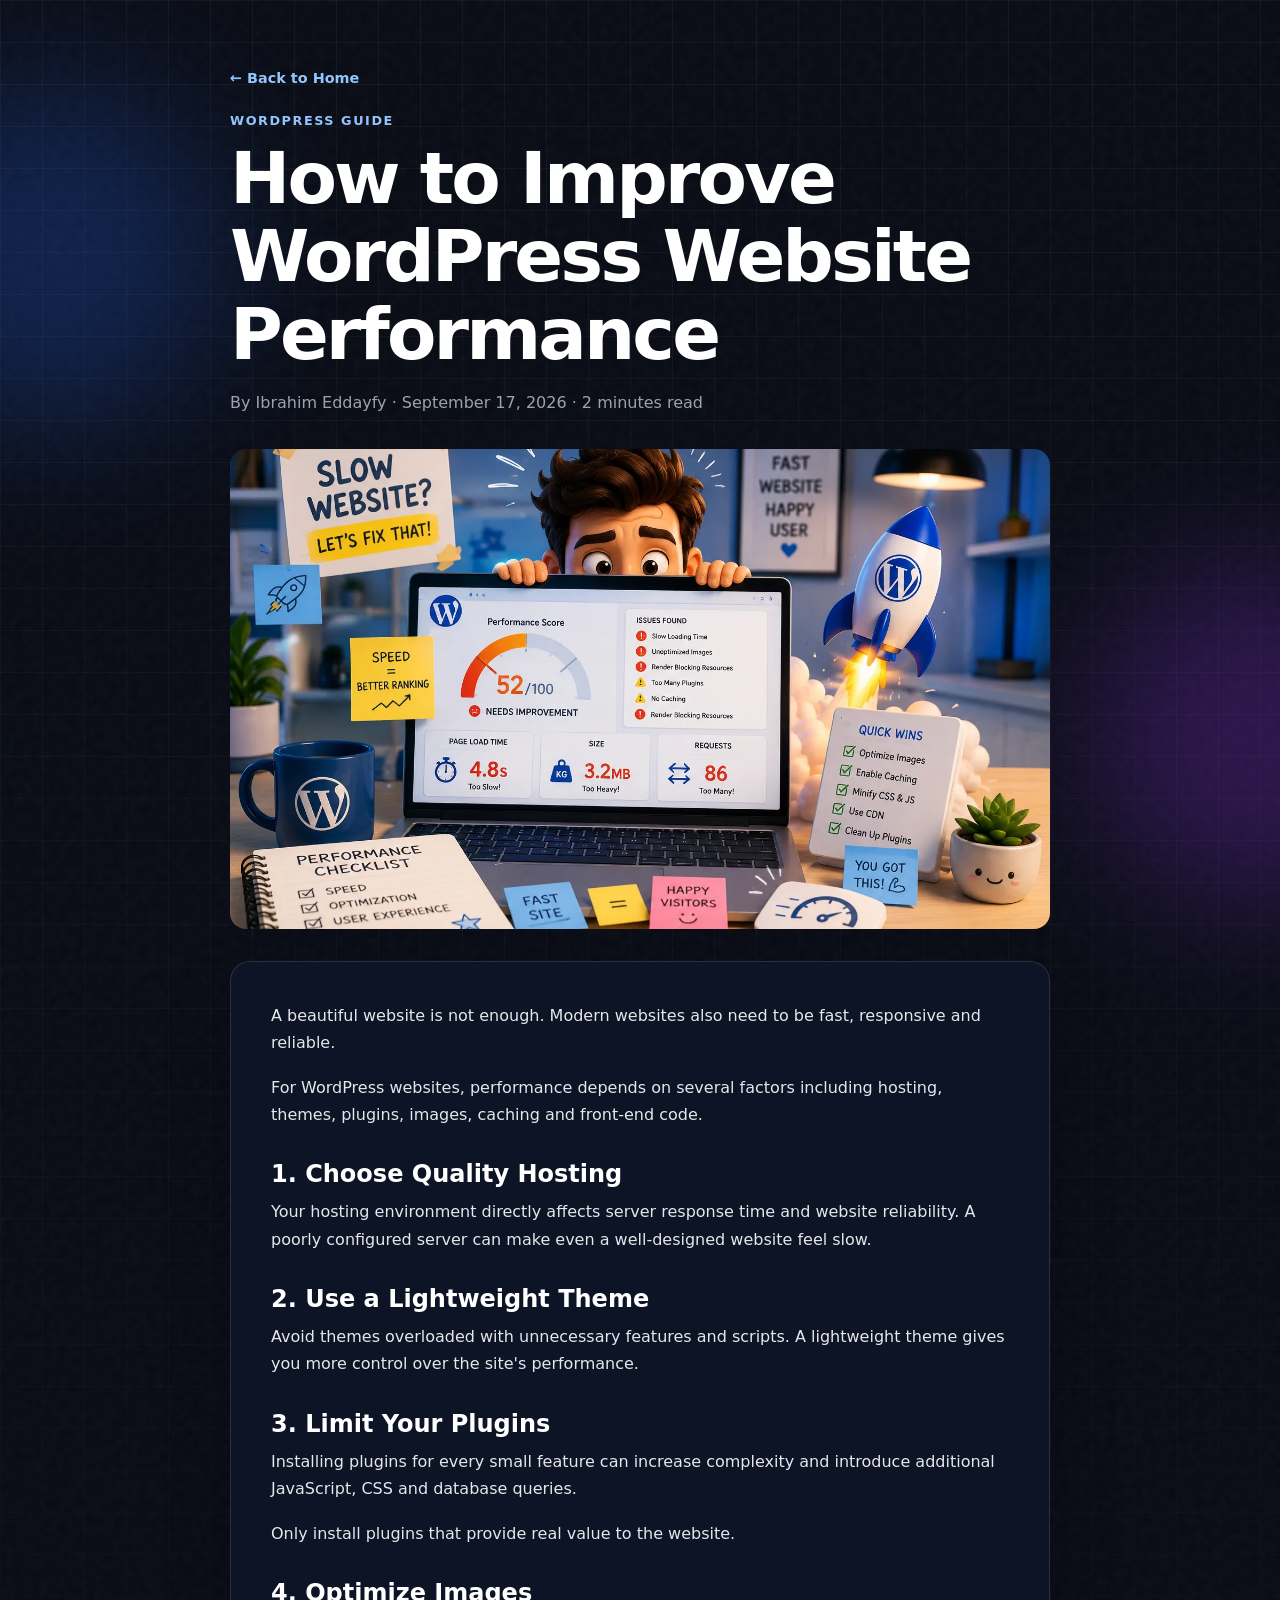
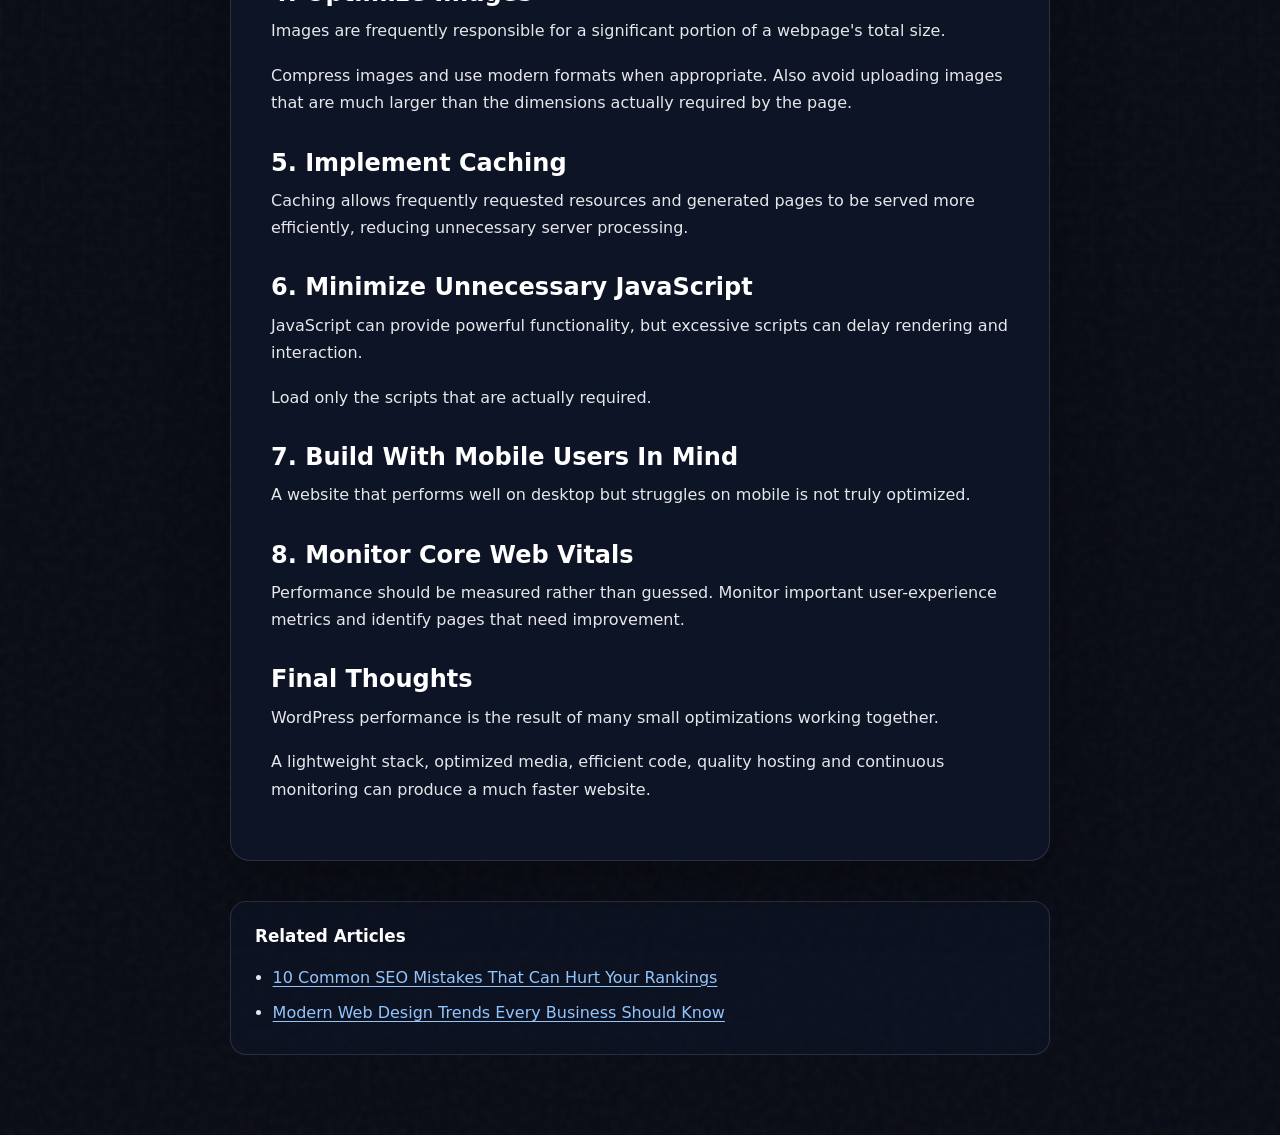
<file: blog/wordpress-performance.html>
<!doctype html>
<html lang="en">
<head>
  <meta charset="utf-8">
  <meta name="viewport" content="width=device-width, initial-scale=1">
  <title>How to Improve WordPress Website Performance</title>
  <meta name="description" content="Learn practical ways to improve WordPress website performance through better hosting, themes, plugins, images, caching, JavaScript and monitoring.">
  <meta name="robots" content="index, follow">
  <meta http-equiv="Content-Security-Policy" content="default-src 'self'; script-src 'self'; style-src 'self' 'unsafe-inline'; img-src 'self' data:;">
  <meta name="referrer" content="strict-origin-when-cross-origin">
  <link rel="canonical" href="https://IbrahimEddayfy.github.io/portfolio/blog/wordpress-performance.html">
  <link rel="icon" href="../favicon.png">

  <meta property="og:title" content="How to Improve WordPress Website Performance">
  <meta property="og:description" content="Learn practical ways to improve WordPress website performance through better hosting, themes, plugins, images, caching, JavaScript and monitoring.">
  <meta property="og:type" content="article">
  <meta property="og:url" content="https://IbrahimEddayfy.github.io/portfolio/blog/wordpress-performance.html">
  <meta property="og:image" content="https://IbrahimEddayfy.github.io/portfolio/og-image.png">
  <meta property="og:image:width" content="1200">
  <meta property="og:image:height" content="630">
  <meta property="og:image:type" content="image/png">
  <meta property="og:site_name" content="Ibrahim Eddayfy">
  <meta property="og:locale" content="en_US">

  <meta name="twitter:card" content="summary_large_image">
  <meta name="twitter:title" content="How to Improve WordPress Website Performance">
  <meta name="twitter:description" content="Learn practical ways to improve WordPress website performance through better hosting, themes, plugins, images, caching, JavaScript and monitoring.">
  <meta name="twitter:image" content="https://IbrahimEddayfy.github.io/portfolio/og-image.png">

  <style>
    :root { color-scheme: dark; }
    * { box-sizing: border-box; }
    html { scroll-behavior: smooth; }
    body { margin: 0; color: #e5e7eb; background: #080b14; font-family: system-ui, -apple-system, BlinkMacSystemFont, "Segoe UI", sans-serif; line-height: 1.7; }
    .page-shell { position: relative; isolation: isolate; min-height: 100vh; overflow: hidden; background: #080b14; }
    .page-shell::before { content: ""; position: absolute; inset: 0; z-index: -3; pointer-events: none; background-image: linear-gradient(rgba(255,255,255,.045) 1px, transparent 1px), linear-gradient(90deg, rgba(255,255,255,.045) 1px, transparent 1px); background-size: 42px 42px; mask-image: linear-gradient(to bottom, black, transparent 90%); }
    .page-shell::after { content: ""; position: absolute; inset: 0; z-index: -2; pointer-events: none; opacity: .08; background-image: url("data:image/svg+xml,%3Csvg viewBox='0 0 180 180' xmlns='http://www.w3.org/2000/svg'%3E%3Cfilter id='n'%3E%3CfeTurbulence type='fractalNoise' baseFrequency='.8' numOctaves='3' stitchTiles='stitch'/%3E%3C/filter%3E%3Crect width='100%25' height='100%25' filter='url(%23n)' opacity='.5'/%3E%3C/svg%3E"); }
    .orb { position: absolute; z-index: -1; width: 22rem; height: 22rem; border-radius: 50%; filter: blur(70px); opacity: .25; pointer-events: none; animation: float 14s ease-in-out infinite; }
    .orb--one { top: 5rem; left: -8rem; background: #2563eb; }
    .orb--two { top: 35rem; right: -10rem; background: #9333ea; animation-delay: -5s; }
    .article-wrap { width: min(100% - 2rem, 820px); margin: 0 auto; padding: 4rem 0 5rem; }
    .article-header { margin-bottom: 2rem; }
    .eyebrow { color: #93c5fd; font-size: .8rem; font-weight: 700; letter-spacing: .12em; text-transform: uppercase; }
    h1 { margin: .5rem 0 1rem; color: #fff; font-size: clamp(2.2rem, 6vw, 4.5rem); line-height: 1.08; letter-spacing: -.04em; }
    .article-meta { color: #9ca3af; }
    .featured-image { display: block; width: 100%; height: auto; max-height: 480px; object-fit: cover; border-radius: 1rem; margin: 2rem 0; }
    .article-content { position: relative; z-index: 1; padding: clamp(1.25rem, 4vw, 2.5rem); border: 1px solid rgba(255,255,255,.12); border-radius: 1.25rem; background: rgba(15,23,42,.78); box-shadow: 0 1.5rem 4rem rgba(0,0,0,.25); backdrop-filter: blur(12px); }
    .article-content h2 { margin: 2rem 0 .6rem; color: #fff; line-height: 1.2; }
    .article-content p { margin: 0 0 1.1rem; }
    .article-content a { color: #93c5fd; text-underline-offset: .2em; }
    .back-home { display: inline-flex; margin-bottom: 1.25rem; color: #93c5fd; text-decoration: none; font-weight: 600; font-size: .9rem; }
    .back-home:hover { color: #f4d77a; }
    .related-posts { margin-top: 2.5rem; padding: 1.25rem 1.5rem; border: 1px solid rgba(255,255,255,.12); border-radius: 1rem; background: rgba(15,23,42,.55); }
    .related-posts h2 { margin: 0 0 .8rem; color: #fff; font-size: 1.05rem; }
    .related-posts ul { margin: 0; padding-left: 1.1rem; }
    .related-posts li { margin-bottom: .5rem; }
    .related-posts a { color: #93c5fd; text-underline-offset: .2em; }
    .related-posts a:hover { color: #f4d77a; }
    @keyframes float { 0%, 100% { transform: translate3d(0, 0, 0); } 50% { transform: translate3d(0, 24px, 0); } }
    @media (max-width: 640px) { .article-wrap { padding-top: 2.5rem; } .article-content { padding: 1.1rem; } }
    @media (prefers-reduced-motion: reduce) { html { scroll-behavior: auto; } .orb { animation: none; } }
  </style>

  <script type="application/ld+json">
  {
    "@context": "https://schema.org",
    "@type": "Article",
    "headline": "How to Improve WordPress Website Performance",
    "description": "Learn practical ways to improve WordPress website performance through better hosting, themes, plugins, images, caching, JavaScript and monitoring.",
    "author": { "@type": "Person", "name": "Ibrahim Eddayfy" },
    "publisher": { "@type": "Organization", "name": "Ibrahim Eddayfy" },
    "image": "https://IbrahimEddayfy.github.io/portfolio/og-image.png",
    "url": "https://IbrahimEddayfy.github.io/portfolio/blog/wordpress-performance.html",
    "mainEntityOfPage": "https://IbrahimEddayfy.github.io/portfolio/blog/wordpress-performance.html",
    "inLanguage": "en",
    "datePublished": "2026-09-17",
    "dateModified": "2026-09-19"
  }
  </script>
</head>
<body>
  <div class="page-shell">
    <span class="orb orb--one" aria-hidden="true"></span><span class="orb orb--two" aria-hidden="true"></span>
    <main class="article-wrap">
      <header class="article-header">
        <a class="back-home" href="../index.html">← Back to Home</a>
        <div class="eyebrow">WordPress guide</div>
        <h1>How to Improve WordPress Website Performance</h1>
        <div class="article-meta">By Ibrahim Eddayfy · <time datetime="2026-09-17">September 17, 2026</time> · 2 minutes read</div>
      </header>
      <img class="featured-image" src="images/wordpress-performance.webp" alt="Illustration of WordPress performance optimization" width="1200" height="630" fetchpriority="high" decoding="async">
      <article class="article-content">
        <p>A beautiful website is not enough. Modern websites also need to be fast, responsive and reliable.</p>
        <p>For WordPress websites, performance depends on several factors including hosting, themes, plugins, images, caching and front-end code.</p>
        <h2>1. Choose Quality Hosting</h2><p>Your hosting environment directly affects server response time and website reliability. A poorly configured server can make even a well-designed website feel slow.</p>
        <h2>2. Use a Lightweight Theme</h2><p>Avoid themes overloaded with unnecessary features and scripts. A lightweight theme gives you more control over the site's performance.</p>
        <h2>3. Limit Your Plugins</h2><p>Installing plugins for every small feature can increase complexity and introduce additional JavaScript, CSS and database queries.</p><p>Only install plugins that provide real value to the website.</p>
        <h2>4. Optimize Images</h2><p>Images are frequently responsible for a significant portion of a webpage's total size.</p><p>Compress images and use modern formats when appropriate. Also avoid uploading images that are much larger than the dimensions actually required by the page.</p>
        <h2>5. Implement Caching</h2><p>Caching allows frequently requested resources and generated pages to be served more efficiently, reducing unnecessary server processing.</p>
        <h2>6. Minimize Unnecessary JavaScript</h2><p>JavaScript can provide powerful functionality, but excessive scripts can delay rendering and interaction.</p><p>Load only the scripts that are actually required.</p>
        <h2>7. Build With Mobile Users In Mind</h2><p>A website that performs well on desktop but struggles on mobile is not truly optimized.</p>
        <h2>8. Monitor Core Web Vitals</h2><p>Performance should be measured rather than guessed. Monitor important user-experience metrics and identify pages that need improvement.</p>
        <h2>Final Thoughts</h2><p>WordPress performance is the result of many small optimizations working together.</p><p>A lightweight stack, optimized media, efficient code, quality hosting and continuous monitoring can produce a much faster website.</p>
      </article>
      <aside class="related-posts">
        <h2>Related Articles</h2>
        <ul>
          <li><a href="seo-mistakes.html">10 Common SEO Mistakes That Can Hurt Your Rankings</a></li>
          <li><a href="web-design-trends.html">Modern Web Design Trends Every Business Should Know</a></li>
        </ul>
      </aside>
    </main>
  </div>
</body>
</html>
</file>
<file: style.css>
/* =========================================================
   IBRAHIM EDDAYFY PORTFOLIO
   BLUE + GOLD PREMIUM DESIGN
   ========================================================= */


/* =========================================================
   ROOT VARIABLES
   ========================================================= */

:root {

    /* Brand */
    --primary: #0B3D91;
    --blue: #0B3D91;
    --blue-light: #2563EB;
    --blue-dark: #061A3A;

    --gold: #D4AF37;
    --gold-light: #F4D77A;
    --gold-dark: #A67C00;
    --acc: #C9F24A;

    /* Backgrounds */
    --white: #FFFFFF;
    --light: #F5F8FC;
    --light-blue: #EEF4FF;

    /* Text */
    --dark: #0A1930;
    --text: #1F2937;
    --muted: #64748B;

    /* UI */
    --border: rgba(11, 61, 145, 0.14);
    --glass: rgba(255, 255, 255, 0.72);

    /* Shadows */
    --shadow-sm: 0 5px 20px rgba(6, 26, 58, 0.08);
    --shadow-md: 0 15px 40px rgba(6, 26, 58, 0.12);
    --shadow-lg: 0 25px 70px rgba(6, 26, 58, 0.18);

    /* Radius */
    --radius-sm: 8px;
    --radius-md: 16px;
    --radius-lg: 24px;

    /* Article background theme */
    --article-bg: #08090D;
    --article-accent-one: #C9F24A;
    --article-accent-two: #FF3D7F;
    --article-glow-opacity: 0.65;
    --article-grid-opacity: 0.5;
    --article-orb-one-opacity: 0.095;
    --article-orb-two-opacity: 0.075;
    --article-grain-opacity: 0.025;
    --article-text: #E8EAF0;
    --article-border: rgba(255, 255, 255, 0.10);
}


/* =========================================================
   GLOBAL RESET
   ========================================================= */

* {
    margin: 0;
    padding: 0;
    box-sizing: border-box;
}

html {
    background: #02060d;
    scroll-behavior: smooth;
    scroll-padding-top: 90px;
    max-width: 100%;
    overflow-x: hidden;
    overflow-x: clip;
}

body {
    font-family:
        -apple-system,
        BlinkMacSystemFont,
        "Segoe UI",
        Roboto,
        Helvetica,
        Arial,
        sans-serif;

    background: #07111f;
    color: var(--text);
    line-height: 1.6;
    overflow-x: hidden;
    overflow-x: clip;
}

/* Ambient article background */
.article-body {
    background: var(--article-bg);
    color: var(--article-text);
}

.article-background {
    position: relative;
    isolation: isolate;
    min-height: 100vh;
    overflow: hidden;
    padding: 1px 0 120px;
    background:
        radial-gradient(circle at 50% 0%, rgba(35, 45, 65, 0.28), transparent 45%),
        var(--article-bg);
}

.article-background::before,
.article-background::after {
    content: "";
    position: absolute;
    inset: 0;
    pointer-events: none;
}

.article-background::before {
    z-index: -4;
    opacity: var(--article-grid-opacity);
    background-image:
        linear-gradient(rgba(255, 255, 255, 0.018) 1px, transparent 1px),
        linear-gradient(90deg, rgba(255, 255, 255, 0.018) 1px, transparent 1px);
    background-size: 70px 70px;
}

.article-background::after {
    z-index: -3;
    opacity: var(--article-grain-opacity);
    background-image: radial-gradient(rgba(255, 255, 255, 0.8) 0.5px, transparent 0.6px);
    background-size: 5px 5px;
}

.ambient-orb {
    position: absolute;
    z-index: -2;
    width: 480px;
    height: 480px;
    border-radius: 50%;
    filter: blur(120px);
    pointer-events: none;
    animation: article-orb-drift 20s ease-in-out infinite alternate;
}

.orb-green {
    top: -180px;
    left: -180px;
    background: var(--article-accent-one);
    opacity: var(--article-orb-one-opacity);
}

.orb-pink {
    top: 35%;
    right: -220px;
    background: var(--article-accent-two);
    opacity: var(--article-orb-two-opacity);
    animation-delay: -8s;
}

/* Optional cool palette: add article-background--cool to <main>. */
.article-background--cool {
    --article-accent-one: #4DA3FF;
    --article-accent-two: #9B6CFF;
}

@keyframes article-orb-drift {
    0% { transform: translate3d(0, 0, 0) scale(1); }
    50% { transform: translate3d(20px, 65px, 0) scale(0.97); }
    100% { transform: translate3d(-35px, -20px, 0) scale(1.03); }
}

@media (max-width: 700px) {
    .ambient-orb {
        width: 280px;
        height: 280px;
        filter: blur(90px);
    }
}

@media (prefers-reduced-motion: reduce) {
    .ambient-orb {
        animation: none;
    }
}

img {
    max-width: 100%;
    display: block;
}

a {
    color: inherit;
}

button,
input,
textarea {
    font: inherit;
}

section {
    padding: 100px 10%;
    scroll-margin-top: 90px;
}


/* =========================================================
   HEADINGS
   ========================================================= */

h1,
h2,
h3,
h4 {
    color: var(--dark);
}

h2 {
    font-size: clamp(2rem, 4vw, 2.8rem);
    text-align: center;
    margin-bottom: 12px;
    font-weight: 800;
    letter-spacing: -0.5px;
}

.subtitle {
    text-align: center;
    color: var(--muted);
    margin: 0 auto 50px;
    max-width: 700px;
    font-size: 1.05rem;
}

/* =========================================================
   navbar
   ========================================================= */


.navbar {
    position: sticky;
    top: 0;
    z-index: 1000;

    width:100%;
    display: flex;
    justify-content: space-between;
    align-items: center;

    padding: 16px clamp(18px, 5vw, 128px);

    background:
        linear-gradient(
            135deg,
            rgba(6, 26, 58, 0.94),
            rgba(3, 12, 27, 0.88)
        );

    backdrop-filter: blur(18px);
    -webkit-backdrop-filter: blur(18px);

    border-bottom: 1px solid rgba(212, 175, 55, 0.18);

    box-shadow:
        0 10px 30px rgba(3, 12, 27, 0.16);

    isolation: isolate;
    overflow: hidden;

    /* Smooth rendering */
    transform: translateZ(0);

    /* Soft transition when interacting/resizing */
    transition:
        background 0.45s ease,
        box-shadow 0.45s ease,
        border-color 0.45s ease;
}


/* Soft ambient light inside the navbar */
.navbar::before {
    content: "";

    position: absolute;
    inset: -180% 0;

    z-index: -1;

    pointer-events: none;

    opacity: 0.62;

    background:
        radial-gradient(
            ellipse at 18% 50%,
            rgba(37, 99, 235, 0.24),
            transparent 38%
        ),
        radial-gradient(
            ellipse at 82% 50%,
            rgba(212, 175, 55, 0.13),
            transparent 34%
        );

    filter: blur(28px);

    transform: translate3d(0, -3%, 0) scale(1);

    animation:
        navbar-ambient-drift
        32s ease-in-out
        infinite alternate;
}


/* Very soft light sweep */
.navbar::after {
    content: "";

    position: absolute;
    inset: 0;

    z-index: -1;

    pointer-events: none;

    background:
        linear-gradient(
            90deg,
            transparent,
            rgba(255, 255, 255, 0.035),
            transparent
        );

    opacity: 0.7;
}


/* =========================
   LOGO
   ========================= */

.logo {
    position: relative;

    text-decoration: none;

    font-size: 1.15rem;
    font-weight: 800;
    letter-spacing: 0.5px;

    color: var(--acc);

    text-shadow:
        0 2px 12px rgba(0, 0, 0, 0.24);

    transition:
        transform 0.35s cubic-bezier(.22, 1, .36, 1),
        color 0.35s ease,
        text-shadow 0.35s ease;
}



/* Gold part of the logo */
.logo span {
    color: var(--gold-light);

    transition:
        color 0.35s ease,
        text-shadow 0.35s ease;
}


/* Soft logo movement */
.logo:hover {
    transform: translateY(-1px);
}


/* Better keyboard accessibility */
.logo:focus-visible {
    outline: 2px solid var(--gold-light);
    outline-offset: 6px;
    border-radius: 6px;
}


/* =========================
   DESKTOP NAV LINKS
   ========================= */

.navbar a,
.navbar button {
    -webkit-tap-highlight-color: transparent;
}


/* Smooth hover behavior */
.navbar a {
    transition:
        color 0.3s ease,
        transform 0.3s cubic-bezier(.22, 1, .36, 1),
        background 0.3s ease,
        opacity 0.3s ease;
}


/* =========================
   MOBILE
   ========================= */

@media (max-width: 768px) {

    .navbar {
        padding:
            13px
            clamp(14px, 4vw, 24px);

        min-height: 64px;

        box-shadow:
            0 8px 24px rgba(3, 12, 27, 0.20);

        backdrop-filter: blur(20px);
        -webkit-backdrop-filter: blur(20px);
    }

    .logo {
        font-size: 1.05rem;
        letter-spacing: 0.35px;
    }
}


/* =========================
   SMALL PHONES
   ========================= */

@media (max-width: 420px) {

    .navbar {
        padding:
            12px 14px;

        min-height: 60px;
    }

    .logo {
        font-size: 1rem;
    }
}


/* =========================
   REDUCE MOTION
   ========================= */

@media (prefers-reduced-motion: reduce) {

    .navbar,
    .logo,
    .logo span,
    .navbar a {
        transition: none;
    }

    .navbar::before {
        animation: none;
    }
}


/* Navigation */

.nav-links {
    display: flex;
    align-items: center;
    gap: 28px;

    list-style: none;
}

.nav-links a {
    text-decoration: none;
    color: rgba(255, 255, 255, 0.76);
    font-size: 0.95rem;
    font-weight: 600;

    transition:
        color 0.3s ease,
        transform 0.3s ease,
        text-shadow 0.3s ease;
}

.nav-links a:not(.btn-nav):hover {
    color: var(--gold-light);
    transform: translateY(-2px);
    text-shadow: 0 0 16px rgba(244, 215, 122, 0.28);
}

.nav-links a:not(.btn-nav):focus-visible,
.nav-links a[aria-current="page"] {
    color: var(--gold-light);
    text-shadow: 0 0 16px rgba(244, 215, 122, 0.3);
}


/* Navbar Button */

.btn-nav {
    background: var(--primary);
    color: var(--white) !important;

    padding: 10px 18px;
    border-radius: 9px;

    box-shadow:
        0 7px 20px rgba(11, 61, 145, 0.25);

    transition:
        transform 0.3s ease,
        box-shadow 0.3s ease,
        background 0.3s ease;
}

.btn-nav:hover {
    background: var(--blue-light);

    transform: translateY(-2px);

    box-shadow:
        0 12px 25px rgba(11, 61, 145, 0.3);
}


/* =========================================================
   HERO
   ========================================================= */

.hero {
    position: relative;

    min-height: calc(100vh - 80px);

    padding: 80px 10%;

    display: grid;
    grid-template-columns: 1fr;

    justify-items: center;

    align-items: center;

    text-align: left;

    gap: 70px;

    overflow: hidden;

    background:
        radial-gradient(
            circle at 10% 20%,
            rgba(37, 99, 235, 0.07),
            transparent 35%
        ),
        linear-gradient(
            135deg,
            #FFFFFF 0%,
            #F5F8FC 100%
        );
}


/* Decorative background */

.hero::before {
    content: "";

    position: absolute;

    width: 450px;
    height: 450px;

    right: -180px;
    top: -180px;

    border-radius: 50%;

    background:
        radial-gradient(
            circle,
            rgba(212, 175, 55, 0.14),
            transparent 68%
        );

    pointer-events: none;
}

.hero::after {
    content: "";

    position: absolute;

    width: 350px;
    height: 350px;

    left: -180px;
    bottom: -180px;

    border-radius: 50%;

    background:
        radial-gradient(
            circle,
            rgba(11, 61, 145, 0.08),
            transparent 70%
        );

    pointer-events: none;
}


/* Hero content */

.hero-content {
    position: relative;
    z-index: 2;

    max-width: 920px;
}


/* Badge */

.hero-badge {
    display: inline-flex;
    align-items: center;
    gap: 9px;

    padding: 8px 14px;

    margin-bottom: 22px;

    border-radius: 50px;

    background: rgba(11, 61, 145, 0.07);

    border: 1px solid rgba(11, 61, 145, 0.12);

    color: var(--primary);

    font-size: 0.85rem;
    font-weight: 700;

    box-shadow:
        0 5px 20px rgba(11, 61, 145, 0.06);
}

.badge-dot {
    width: 8px;
    height: 8px;

    border-radius: 50%;

    background: #ef4444;

    box-shadow:
        0 0 0 4px rgba(239, 68, 68, 0.14),
        0 0 12px rgba(239, 68, 68, 0.32);
}

.badge-rotator {
    position: relative;
    display: inline-grid;
    min-width: 10.8em;
    min-height: 1.3em;
    overflow: hidden;
    color: #ff5b62;
}

.badge-rotator > span {
    grid-area: 1 / 1;
    opacity: 0;
    transform: translateY(10px);
    animation: badge-label-cycle 15s ease-in-out infinite;
}

.badge-rotator > span:nth-child(2) {
    animation-delay: 3s;
}

.badge-rotator > span:nth-child(3) {
    animation-delay: 6s;
}

.badge-rotator > span:nth-child(4) {
    animation-delay: 9s;
}

.badge-rotator > span:nth-child(5) {
    animation-delay: 12s;
}

@keyframes badge-label-cycle {
    0%, 2% {
        opacity: 0;
        transform: translateY(10px);
    }
    7%, 17% {
        opacity: 1;
        transform: translateY(0);
    }
    22%, 100% {
        opacity: 0;
        transform: translateY(-10px);
    }
}

@media (prefers-reduced-motion: reduce) {
    .badge-rotator > span {
        animation: none;
    }

    .badge-rotator > span:first-child {
        opacity: 1;
        transform: none;
    }
}


/* Hero Heading */

.hero h1 {
    font-size: clamp(3rem, 5.5vw, 5rem);

    line-height: 1.05;

    letter-spacing: -2px;

    color: var(--dark);

    margin-bottom: 22px;

    font-weight: 850;
}

.hero h1 span {
    color: var(--primary);

    position: relative;
}


/* Gold underline */

.hero h1 span::after {
    content: "";

    position: absolute;

    left: 0;
    bottom: -8px;

    width: 65%;
    height: 4px;

    border-radius: 10px;

    background:
        linear-gradient(
            90deg,
            var(--gold),
            var(--gold-light)
        );
}


/* Hero roles */

.hero-roles {
    display: flex;
    flex-wrap: wrap;
    gap: 10px;

    margin-bottom: 18px;
}

.hero-roles span {
    padding: 7px 13px;

    border-radius: 30px;

    background: var(--white);

    border: 1px solid var(--border);

    color: var(--primary);

    font-size: 0.85rem;
    font-weight: 700;

    box-shadow:
        0 5px 15px rgba(6, 26, 58, 0.05);
}


/* Subheadline */

.hero .subheadline {
    font-size: 1.35rem;

    color: var(--gold-dark);

    font-weight: 750;

    margin-bottom: 15px;
}


/* Description */

.hero .desc {
    max-width: 650px;

    font-size: 1.05rem;

    color: var(--muted);

    line-height: 1.8;

    margin-bottom: 30px;
}


/* =========================================================
   HERO BUTTONS
   ========================================================= */

.hero-btns {
    display: flex;
    align-items: center;
    flex-wrap: wrap;

    gap: 15px;

    margin-bottom: 38px;
}


/* General buttons */

.btn-primary,
.btn-secondary,
.btn-nav {
    display: inline-flex;
    align-items: center;
    justify-content: center;

    text-decoration: none;

    font-weight: 700;

    cursor: pointer;

    transition:
        transform 0.3s ease,
        box-shadow 0.3s ease,
        background 0.3s ease,
        border-color 0.3s ease;
}


/* Primary */

.btn-primary {
    padding: 14px 24px;

    border: none;

    border-radius: 10px;

    background:
        linear-gradient(
            135deg,
            var(--primary),
            var(--blue-light)
        );

    color: var(--white);

    box-shadow:
        0 12px 28px rgba(11, 61, 145, 0.28);
}

.btn-primary:hover {
    transform: translateY(-3px);

    box-shadow:
        0 18px 35px rgba(11, 61, 145, 0.35);
}

.hero .btn-primary span {
    margin-left: 10px;
    font-size: 1.2rem;
}


/* Secondary */

.btn-secondary {
    padding: 12px 24px;

    border: 2px solid var(--primary);

    border-radius: 10px;

    background: rgba(255, 255, 255, 0.7);

    color: var(--primary);
}

.btn-secondary:hover {
    background: var(--primary);
    color: var(--white);

    transform: translateY(-3px);

    box-shadow:
        0 12px 25px rgba(11, 61, 145, 0.2);
}


/* =========================================================
   HERO TRUST
   ========================================================= */

.hero-trust {
    display: flex;
    align-items: center;

    gap: 22px;
}

.trust-item {
    display: flex;
    flex-direction: column;
}

.trust-item strong {
    color: var(--primary);

    font-size: 1rem;
}

.trust-item span {
    color: var(--muted);

    font-size: 0.78rem;
}
.trust-divider {
    width: 1px;
    height: 35px;

    background: rgba(11, 61, 145, 0.15);
}


/* =========================================================
   ABOUT
   ========================================================= */
.about-content {
    display: flex;
    flex-direction: column;
    align-items: center;
    gap: 32px;
    max-width: 900px;
    margin: 0 auto;
    padding: 40px 20px;
}



.profile-picture {
    flex-shrink: 0;
    width: 280px;
    height: 280px;
    border-radius: 50%;
    overflow: hidden;
    border: 4px solid var(--white);
    box-shadow: var(--shadow-md);
    background: var(--light);
}

.profile-picture img {
    width: 120%;
    height: 120%;
    object-fit: cover;
    display: block;
}


.about-text {
    max-width: 850px;
    margin: 0 auto;
    padding: 40px;
    background: rgba(240, 242, 244, 0.85);
    border: 1px solid var(--border);
    border-radius: var(--radius-lg);
    box-shadow: var(--shadow-md);
    position: relative;
}

.about-text::before {
    content: "";
    position: absolute;
    left: 0;
    top: 30px;
    width: 4px;
    height: 80px;
    background: linear-gradient(var(--gold), var(--primary));
    border-radius: 10px;
}

.about-text p {
    margin-bottom: 18px;
    color: var(--muted);
    line-height: 1.9;
}

.about-text p:last-child {
    margin-bottom: 0;
}

@media (min-width: 768px) {
    .about-content {
        flex-direction: row;
        align-items: flex-start;
        padding: 60px 20px;
    }

    .profile-picture {
        width: 260px;
        height: 260px;
    }

    .about-text {
        flex: 1;
    }
}
/* =========================================================
   SERVICES
   ========================================================= */

.services {
    background: var(--blue-light);
}

.grid {
    display: grid;

    grid-template-columns:
        repeat(
            auto-fit,
            minmax(260px, 1fr)
        );

    gap: 25px;
}


/* Service cards */

.card {
    position: relative;

    padding: 32px;

    border-radius: var(--radius-md);

    background:
        linear-gradient(
            145deg,
            #FFFFFF,
            #F7FAFF
        );

    border: 1px solid var(--border);

    box-shadow:
        0 10px 30px rgba(6,26,58,0.07);

    transition:
        transform 0.35s ease,
        box-shadow 0.35s ease,
        border-color 0.35s ease;
}

.card::before {
    content: "";

    position: absolute;

    left: 0;
    top: 0;

    width: 100%;
    height: 3px;

    border-radius: 20px 20px 0 0;

    background:
        linear-gradient(
            90deg,
            var(--primary),
            var(--gold)
        );

    opacity: 0;

    transition: opacity 0.3s ease;
}

.card:hover {
    transform:
        translateY(-8px)
        perspective(700px)
        rotateX(2deg);

    border-color:
        rgba(11,61,145,0.22);

    box-shadow:
        0 25px 50px rgba(6,26,58,0.13);
}

.card:hover::before {
    opacity: 1;
}

.card h3 {
    color: var(--primary);

    margin-bottom: 12px;

    font-size: 1.2rem;
}

.card p {
    color: var(--muted);

    font-size: 0.95rem;

    line-height: 1.75;
}


/* =========================================================
   WHY CHOOSE ME
   ========================================================= */

.why-choose-me {
    background: var(--light);
}

.feature {
    padding: 28px;

    border-radius: var(--radius-md);

    background:
        linear-gradient(
            145deg,
            #FFFFFF,
            #F8FAFD
        );

    border: 1px solid var(--border);

    box-shadow: var(--shadow-sm);

    transition:
        transform 0.3s ease,
        box-shadow 0.3s ease;
}

.feature:hover {
    transform: translateY(-6px);

    box-shadow:
        var(--shadow-md);
}

.feature h3 {
    color: var(--primary);

    margin-bottom: 10px;
}

.feature p {
    color: var(--muted);
}


/* =========================================================
   TECH STACK
   ========================================================= */

.tech-stack {
    background:
        linear-gradient(
            135deg,
            var(--blue-dark),
            var(--primary)
        );

    position: relative;

    overflow: hidden;
}

.tech-stack::before {
    content: "";

    position: absolute;

    width: 400px;
    height: 400px;

    right: -200px;
    top: -200px;

    border-radius: 50%;

    border: 1px solid rgba(212,175,55,0.2);
}

.tech-stack h2 {
    color: var(--white);
}

.tags {
    max-width: 1000px;

    margin: auto;

    display: flex;
    flex-wrap: wrap;

    justify-content: center;

    gap: 12px;

    position: relative;
}

.tags span {
    padding: 9px 16px;

    border-radius: 30px;

    color: var(--white);

    background:
        rgba(255,255,255,0.08);

    border:
        1px solid rgba(255,255,255,0.14);

    backdrop-filter: blur(8px);

    font-size: 0.88rem;

    transition:
        transform 0.3s ease,
        background 0.3s ease,
        border-color 0.3s ease;
}

.tags span:hover {
    transform: translateY(-3px);

    background:
        rgba(212,175,55,0.16);

    border-color:
        rgba(212,175,55,0.5);

    color: var(--gold-light);
}


/* =========================================================
   CONTACT CTA
   ========================================================= */

.contact-cta {
    display: flex;

    flex-direction: column;

    justify-content: center;

    padding: 20px;
}

.contact-cta .btn-primary {
    width: 100%;
    border: none;
}


/* =========================================================
   TESTIMONIALS
   ========================================================= */

.testimonials {
    background: var(--white);
}

.review {
    padding: 30px;

    border-radius: var(--radius-md);

    background:
        linear-gradient(
            145deg,
            #FFFFFF,
            #F8FAFD
        );

    border: 1px solid var(--border);

    box-shadow: var(--shadow-sm);

    transition:
        transform 0.3s ease,
        box-shadow 0.3s ease;
}

.review:hover {
    transform: translateY(-6px);

    box-shadow: var(--shadow-md);
}

.stars {
    color: var(--gold);

    font-size: 1.15rem;

    letter-spacing: 2px;

    margin-bottom: 15px;
}

.review > p:not(.stars) {
    color: var(--muted);

    line-height: 1.8;

    margin-bottom: 20px;
}

.review h4 {
    color: var(--primary);
}

.review h4 span {
    color: var(--muted);

    font-size: 0.8rem;

    font-weight: 500;
}


/* =========================================================
   BLOG
   ========================================================= */

    /* ================================
   BLOG SECTION
================================ */

.blog {
    --article-accent-one: #C9F24A;
    --article-accent-two: #FF3D7F;
    --article-glow-opacity: 0.65;
    --article-grid-opacity: 0.5;
    position: relative;
    isolation: isolate;
    overflow: hidden;
    padding: 110px 8%;
    background: var(--article-bg);
    color: var(--article-text);
}

.blog h2 {
    font-size: clamp(2rem, 4vw, 3.25rem);
    line-height: 1.1;
}

/* Optional technical palette: add blog--cool to the existing blog section. */
.blog--cool {
    --article-accent-one: #4DA3FF;
    --article-accent-two: #9B6CFF;
}

.blog::before,
.blog::after {
    content: "";
    position: absolute;
    inset: 0;
    pointer-events: none;
}

/* Quiet grid layer adds depth without becoming a visible pattern. */
.blog::before {
    z-index: -1;
    opacity: var(--article-grid-opacity);
    background-image:
        linear-gradient(rgba(255, 255, 255, 0.018) 1px, transparent 1px),
        linear-gradient(90deg, rgba(255, 255, 255, 0.018) 1px, transparent 1px);
    background-size: 72px 72px;
}

/* Nearly invisible grain keeps the dark field from feeling digitally flat. */
.blog::after {
    z-index: -1;
    opacity: var(--article-grain-opacity);
    background-image: radial-gradient(rgba(255, 255, 255, 0.24) 0.45px, transparent 0.6px);
    background-size: 5px 5px;
}

.blog > h2,
.blog > .subtitle,
.blog > .grid {
    position: relative;
    z-index: 1;
}

/* Large amorphous light fields sit at different depths behind the cards. */
.blog-ambient {
    position: absolute;
    z-index: -2;
    width: min(62vw, 880px);
    height: min(48vw, 620px);
    border-radius: 58% 42% 64% 36% / 42% 58% 42% 58%;
    pointer-events: none;
    will-change: transform, opacity;
    mix-blend-mode: screen;
}

.blog-ambient-far {
    top: -18%;
    left: -20%;
    opacity: calc(var(--article-glow-opacity) * 0.46);
    background: radial-gradient(ellipse at center, var(--article-accent-one) 0%, transparent 68%);
    filter: blur(100px);
    transform: translate3d(0, 0, 0) scale(1.08) rotate(-8deg);
    animation: blog-far-drift 45s ease-in-out infinite alternate;
}

.blog-ambient-middle {
    top: 22%;
    right: -24%;
    width: min(58vw, 760px);
    height: min(52vw, 680px);
    opacity: calc(var(--article-glow-opacity) * 0.34);
    background: radial-gradient(ellipse at center, var(--article-accent-two) 0%, transparent 70%);
    filter: blur(118px);
    transform: translate3d(0, 0, 0) scale(1.04) rotate(14deg);
    animation: blog-middle-drift 32s ease-in-out -11s infinite alternate;
}

.blog-ambient-near {
    bottom: -34%;
    left: 28%;
    width: min(50vw, 680px);
    height: min(38vw, 500px);
    opacity: calc(var(--article-glow-opacity) * 0.22);
    background: radial-gradient(ellipse at center, #426aa5 0%, transparent 70%);
    filter: blur(92px);
    transform: translate3d(0, 0, 0) scale(1.02) rotate(-18deg);
    animation: blog-near-drift 38s ease-in-out -19s infinite alternate;
}

@keyframes blog-far-drift {
    0% {
        transform: translate3d(-2%, -1%, 0) scale(1.08) rotate(-8deg);
        opacity: calc(var(--article-glow-opacity) * 0.40);
    }
    100% {
        transform: translate3d(7%, 4%, 0) scale(1.14) rotate(-2deg);
        opacity: calc(var(--article-glow-opacity) * 0.52);
    }

}

@keyframes blog-middle-drift {
    0% {
        transform: translate3d(2%, -4%, 0) scale(1.04) rotate(14deg);
        opacity: calc(var(--article-glow-opacity) * 0.28);
    }
    100% {
        transform: translate3d(-5%, 8%, 0) scale(1.12) rotate(22deg);
        opacity: calc(var(--article-glow-opacity) * 0.39);
    }
}

@keyframes blog-near-drift {
    0% {
        transform: translate3d(-3%, 3%, 0) scale(1.02) rotate(-18deg);
        opacity: calc(var(--article-glow-opacity) * 0.18);
    }
    100% {
        transform: translate3d(5%, -5%, 0) scale(1.08) rotate(-10deg);
        opacity: calc(var(--article-glow-opacity) * 0.27);
    }
}

.blog .grid {
    display: grid;
    grid-template-columns: repeat(3, 1fr);
    width: 100%;
    gap: 30px;
    margin-top: 55px;
}


/* BLOG CARD */

.post {
    position: relative;

    display: block;
    min-width: 0;
    padding: 30px;

    overflow: hidden;

    text-decoration: none;
    color: inherit;

    background: rgba(14, 16, 23, 0.78);

    border: 1px solid var(--article-border);

    border-radius: 22px;

    box-shadow:
        0 15px 40px rgba(0, 0, 0, 0.25),
        inset 0 1px 0 rgba(255, 255, 255, 0.05);

    backdrop-filter: blur(18px);
    -webkit-backdrop-filter: blur(18px);

    transform: translateY(0);

    transition:
        transform 0.35s ease,
        box-shadow 0.35s ease,
        border-color 0.35s ease;
}


/* 3D HOVER */

.post:hover {
    transform: translateY(-10px);

    border-color: color-mix(in srgb, var(--article-accent-one) 32%, transparent);

    box-shadow:
        0 25px 60px rgba(0, 0, 0, 0.35),
        0 10px 30px color-mix(in srgb, var(--article-accent-one) 8%, transparent);
}


/* IMAGE */

.post-image {
    position: relative;

    width: 100%;
    height: auto;
    aspect-ratio: 16 / 9;

    overflow: hidden;

    background: #111827;
}

.post-image::after {
    content: "";

    position: absolute;
    inset: 0;

    background:
        linear-gradient(
            to bottom,
            transparent 40%,
            rgba(0, 0, 0, 0.45)
        );

    pointer-events: none;
}

.post-image img {
    width: 100%;
    height: 100%;

    object-fit: cover;

    display: block;
    aspect-ratio: 16 / 9;

    transition:
        transform 0.6s ease,
        filter 0.6s ease;
}

.post:hover .post-image img {
    transform: scale(1.08);
    filter: brightness(1.08);
}


/* CONTENT */

.post-content {
    padding: 28px;
}


/* CATEGORY */

.post-category {
    display: inline-block;

    margin-bottom: 14px;

    padding: 6px 12px;

    border-radius: 999px;

    font-size: 0.75rem;
    font-weight: 700;

    letter-spacing: 0.08em;
    text-transform: uppercase;

    color: var(--article-accent-one);

    background: color-mix(in srgb, var(--article-accent-one) 7%, transparent);

    border: 1px solid color-mix(in srgb, var(--article-accent-one) 18%, transparent);
}


/* TITLE */

.post h3 {
    margin: 0 0 14px;

    font-size: 1.35rem;
    line-height: 1.35;

    color: #ffffff;

    transition: color 0.3s ease;
    overflow-wrap: anywhere;
}

.post:hover h3 {
    color: var(--article-accent-one);
}


/* DESCRIPTION */

.post p {
    margin: 0 0 24px;

    color: rgba(255, 255, 255, 0.68);

    line-height: 1.7;

    font-size: 0.95rem;
}

.blog .subtitle {
    color: rgba(232, 234, 240, 0.62);
}

@media (prefers-reduced-motion: reduce) {
    .blog-ambient {
        animation: none;
    }
}


/* READ MORE */

.read-more {
    display: inline-flex;
    align-items: center;
    gap: 8px;

    font-size: 0.9rem;
    font-weight: 700;

    color: #ffffff;

    transition:
        gap 0.3s ease,
        color 0.3s ease;
}

.post:hover .read-more {
    gap: 14px;
    color: var(--article-accent-one);
}


/* ================================
   BLOG RESPONSIVE
================================ */

@media (min-width: 768px) and (max-width: 1024px) {

    .blog {
        padding: 96px 6%;
    }

    .blog .grid {
        gap: 24px;
    }

    .blog-ambient {
        width: clamp(420px, 68vw, 720px);
        height: clamp(340px, 56vw, 560px);
        filter: blur(92px);
    }

    .blog-ambient-far {
        left: -28%;
    }

    .blog-ambient-middle {
        right: -32%;
    }

    .blog-ambient-near {
        left: 22%;
    }

}


@media (max-width: 767px) {

    .blog {
        padding: 78px 5%;
    }

    .blog h2 {
        font-size: clamp(1.9rem, 8vw, 2.5rem);
    }

    .blog .grid {
        grid-template-columns: minmax(0, 1fr);
        gap: 22px;
        margin-top: 38px;
    }

    .blog-ambient {
        width: clamp(280px, 82vw, 440px);
        height: clamp(220px, 64vw, 340px);
        filter: blur(72px);
        animation-duration: 52s;
    }

    .blog-ambient-far {
        top: -10%;
        left: -42%;
        opacity: calc(var(--article-glow-opacity) * 0.28);
    }

    .blog-ambient-middle {
        top: 34%;
        right: -48%;
        opacity: calc(var(--article-glow-opacity) * 0.22);
    }

    .blog-ambient-near {
        bottom: -18%;
        left: 2%;
        opacity: calc(var(--article-glow-opacity) * 0.13);
    }

    .post-content {
        padding: clamp(20px, 6vw, 26px);
    }

    .post h3 {
        font-size: clamp(1.15rem, 5vw, 1.35rem);
    }

    .post p {
        font-size: 0.98rem;
    }

}


@media (max-width: 650px) {

    .blog .grid {
        gap: 20px;
    }

    .blog::before {
        opacity: calc(var(--article-grid-opacity) * 0.7);
    }

    .blog::after {
        opacity: calc(var(--article-grain-opacity) * 0.8);
        background-size: 6px 6px;
    }

}


/* =========================================================
   CONTACT
   ========================================================= */

.contact {
    background:
        linear-gradient(
            180deg,
            #FFFFFF,
            #F5F8FC
        );
}

.contact .contact-container {
    max-width: 1100px;

    margin: 0 auto;

    padding: 40px;

    border-radius: var(--radius-lg);

    background:
        rgba(255,255,255,0.9);

    border:
        1px solid var(--border);

    box-shadow:
        0 25px 70px rgba(6,26,58,0.1);
}

.contact-info {
    display: flex;

    flex-direction: column;

    justify-content: center;

    padding: 25px;
}

.contact-info p {
    color: var(--muted);

    margin-bottom: 20px;

    padding: 15px;

    border-radius: 10px;

    background: var(--light);

    border: 1px solid rgba(11,61,145,0.07);
}

.contact-info strong {
    color: var(--primary);
}


/* =========================================================
   FOOTER
   ========================================================= */

footer {
    padding: 55px 10%;

    background:
        linear-gradient(
            135deg,
            #061A3A,
            #030C1B
        );

    color: var(--white);

    text-align: center;

    position: relative;

    overflow: hidden;
}

footer::before {
    content: "";

    position: absolute;

    width: 300px;
    height: 300px;

    left: -150px;
    top: -150px;

    border-radius: 50%;

    border: 1px solid rgba(212,175,55,0.15);
}

footer h3 {
    color: var(--gold);

    font-size: 1.3rem;

    margin-bottom: 8px;
}

footer p {
    color: rgba(255,255,255,0.75);
}

.footer-desc {
    max-width: 600px;

    margin: 16px auto;

    line-height: 1.7;
}

.copyright {
    font-size: 0.8rem;

    color: rgba(255,255,255,0.4);

    margin-top: 25px;
}


/* =========================================================
   RESPONSIVE — TABLET
   ========================================================= */

@media (max-width: 1000px) {

    section {
        padding: 80px 6%;
    }

    .navbar {
        padding: 18px 6%;
    }

    .hero {
        grid-template-columns: 1fr;

        text-align: center;

        gap: 50px;

        padding: 80px 6%;
    }

    .hero-content {
        margin: 0 auto;
    }

    .hero h1 {
        font-size: clamp(2.8rem, 7vw, 4.3rem);
    }

    .hero-roles {
        justify-content: center;
    }

    .hero .desc {
        margin-left: auto;
        margin-right: auto;
    }

    .hero-btns {
        justify-content: center;
    }

    .hero-trust {
        justify-content: center;
    }

    .contact-container {
        grid-template-columns: 1fr;
    }
}


/* =========================================================
   RESPONSIVE — MOBILE
   ========================================================= */

@media (max-width: 768px) {

    html {
        scroll-padding-top: 130px;
    }

    section {
        padding: 70px 5%;
    }


    /* Navbar */

    .navbar {
        padding: 15px 5%;

        flex-direction: column;

        gap: 15px;
    }

    .nav-links {
        gap: 14px;

        flex-wrap: wrap;

        justify-content: center;
    }

    .nav-links a {
        font-size: 0.82rem;
    }

    .btn-nav {
        padding: 8px 12px;
    }


    /* Hero */

    .hero {
        min-height: auto;

        padding:
            70px 5%
            80px;

        gap: 30px;
    }

    .hero h1 {
        font-size: 2.7rem;

        letter-spacing: -1.5px;
    }

    .hero h1 span::after {
        height: 3px;

        bottom: -5px;
    }

    .hero .subheadline {
        font-size: 1.1rem;
    }

    .hero .desc {
        font-size: 0.95rem;
    }

    .hero-btns {
        flex-direction: column;

        width: 100%;
    }

    .hero-btns .btn-primary,
    .hero-btns .btn-secondary {
        width: 100%;
    }

    .hero-trust {
        gap: 12px;
    }

    .trust-divider {
        height: 30px;
    }


    /* General */

    h2 {
        font-size: 2rem;
    }

    .subtitle {
        font-size: 0.95rem;

        margin-bottom: 35px;
    }


    /* About */

    .about-text {
        padding: 28px 24px;
    }


    /* Grid */

    .grid {
        grid-template-columns: 1fr;
    }


    /* Audit / Contact */

    .contact .contact-container {
        padding: 20px;

        grid-template-columns: 1fr;
    }

    .contact-info,
    .contact-cta {
        padding: 10px;
    }


    /* Footer */

    footer {
        padding: 45px 5%;
    }
}


/* =========================================================
   SMALL MOBILE
   ========================================================= */

@media (max-width: 480px) {

    .logo {
        font-size: 1rem;
    }

    .nav-links {
        gap: 9px;
    }

    .nav-links a {
        font-size: 0.75rem;
    }

    .hero h1 {
        font-size: 2.25rem;
    }

    .hero-badge {
        font-size: 0.75rem;
    }

    .hero-roles span {
        font-size: 0.75rem;
    }

    .hero-trust {
        gap: 8px;
    }

    .trust-item strong {
        font-size: 0.85rem;
    }

    .trust-item span {
        font-size: 0.68rem;
    }
}


/* =========================================================
   NAVBAR — RESPONSIVE MENU
   ========================================================= */

@media (max-width: 767px) {

    .navbar {
        flex-direction: row;
        flex-wrap: wrap;
        gap: 0;
        padding: 14px 5%;
    }

    .logo {
        font-size: clamp(0.95rem, 4vw, 1.15rem);
    }

    .nav-toggle {
        position: absolute;
        width: 1px;
        height: 1px;
        opacity: 0;
        pointer-events: none;
    }

    .nav-toggle-label {
        display: flex;
        width: 46px;
        height: 42px;
        align-items: center;
        justify-content: center;
        flex-direction: column;
        gap: 5px;
        margin-left: auto;
        border: 1px solid rgba(244, 215, 122, 0.24);
        border-radius: 10px;
        background: rgba(255, 255, 255, 0.06);
        cursor: pointer;
        transition: background 0.3s ease, border-color 0.3s ease;
    }

    .nav-toggle-label span {
        width: 19px;
        height: 2px;
        border-radius: 2px;
        background: var(--gold-light);
        transition: transform 0.3s ease, opacity 0.3s ease;
    }

    .navbar nav {
        flex-basis: 100%;
        max-height: 0;
        overflow: hidden;
        opacity: 0;
        transform: translateY(-8px);
        transition: max-height 0.35s ease, opacity 0.3s ease, transform 0.35s ease;
    }

    .nav-links {
        display: flex;
        flex-direction: column;
        align-items: stretch;
        gap: 4px;
        padding: 14px 0 4px;
    }

    .nav-links li {
        width: 100%;
    }

    .nav-links a,
    .btn-nav {
        display: block;
        width: 100%;
        min-height: 44px;
        padding: 11px 14px;
        border-radius: 8px;
        font-size: 0.92rem;
    }

    .nav-links a:not(.btn-nav):hover,
    .nav-links a:not(.btn-nav):focus-visible {
        background: rgba(255, 255, 255, 0.06);
        transform: translateX(3px);
    }

    .nav-toggle:checked ~ nav {
        max-height: 390px;
        opacity: 1;
        transform: translateY(0);
    }

    .nav-toggle:checked + .nav-toggle-label {
        border-color: rgba(244, 215, 122, 0.5);
        background: rgba(212, 175, 55, 0.10);
    }

    .nav-toggle:checked + .nav-toggle-label span:nth-child(1) {
        transform: translateY(7px) rotate(45deg);
    }

    .nav-toggle:checked + .nav-toggle-label span:nth-child(2) {
        opacity: 0;
    }

    .nav-toggle:checked + .nav-toggle-label span:nth-child(3) {
        transform: translateY(-7px) rotate(-45deg);
    }

}

@media (max-width: 767px) and (prefers-reduced-motion: reduce) {
    .navbar::before {
        animation: none;
    }

    .navbar nav,
    .nav-toggle-label span {
        transition: none;
    }
}

.nav-toggle,
.nav-toggle-label {
    display: none;
}

@media (max-width: 767px) {
    .nav-toggle-label {
        display: flex;
    }

    .nav-toggle:focus-visible + .nav-toggle-label {
        outline: 2px solid var(--gold-light);
        outline-offset: 4px;
    }
}

@keyframes navbar-ambient-drift {
    0% { transform: translate3d(0, -3%, 0) scale(1); opacity: 0.50; }
    100% { transform: translate3d(0, 3%, 0) scale(1); opacity: 0.72; }
}


/* =========================================================
   MACHINED NAVIGATION DOCK
   ========================================================= */

.navbar {
    padding: 12px clamp(14px, 5vw, 80px);
    overflow: visible;
    background: transparent;
    border-bottom: 0;
    box-shadow: none;
}

.dock {
    position: relative;
    isolation: isolate;
    display: flex;
    align-items: center;
    width: min(1220px, 100%);
    min-height: 74px;
    margin: 0 auto;
    padding: 0 clamp(20px, 3vw, 42px);
    border-radius: 28px;
    background: linear-gradient(145deg, rgba(12, 24, 43, 0.96), rgba(2, 8, 17, 0.98));
    box-shadow:
        0 24px 42px rgba(1, 5, 12, 0.42),
        0 6px 12px rgba(1, 5, 12, 0.38),
        inset 0 2px 2px rgba(255, 255, 255, 0.06),
        inset 0 -8px 18px rgba(0, 0, 0, 0.42);
}

.dock::before {
    content: "";
    position: absolute;
    z-index: -1;
    inset: 5px;
    border-radius: 23px;
    pointer-events: none;
    background: radial-gradient(ellipse at 50% 0%, rgba(37, 99, 235, 0.12), transparent 62%);
    box-shadow: inset 0 1px 1px rgba(244, 215, 122, 0.08);
}

.dock-skin {
    position: absolute;
    z-index: -1;
    inset: -1px;
    width: calc(100% + 2px);
    height: calc(100% + 2px);
    overflow: visible;
    pointer-events: none;
}

.skin-fill {
    fill: url("#dock-fill");
    filter: drop-shadow(0 16px 18px rgba(0, 0, 0, 0.32));
}

.skin-rim {
    fill: none;
    stroke: url("#dock-rim");
    stroke-width: 1.2;
    opacity: 0.7;
}

.dock > .logo,
.dock > nav,
.dock > .nav-toggle-label {
    position: relative;
    z-index: 2;
}

.dock > nav {
    margin-left: auto;
}

.dock .nav-links {
    gap: clamp(12px, 2.1vw, 30px);
}

.dock .nav-links a:not(.btn-nav) {
    position: relative;
    display: inline-flex;
    align-items: center;
    min-height: 42px;
    padding: 9px 13px;
    border: 1px solid transparent;
    border-radius: 14px;
    isolation: isolate;
}

/* One continuous capsule is the active tab's machined socket. */
.dock .nav-links a[aria-current="page"] {
    color: var(--acc, #C9F24A);
    background: linear-gradient(145deg, rgba(1, 7, 15, 0.86), rgba(10, 23, 40, 0.62));
    border-color: rgba(201, 242, 74, 0.16);
    box-shadow:
        inset 0 3px 7px rgba(0, 0, 0, 0.48),
        inset 0 -1px 1px rgba(255, 255, 255, 0.06),
        0 0 0 1px rgba(37, 99, 235, 0.08);
}

.dock .nav-links a[aria-current="page"]::before {
    content: "";
    position: absolute;
    z-index: -1;
    inset: -4px;
    border: 1px solid rgba(244, 215, 122, 0.14);
    border-radius: 18px;
    box-shadow: 0 0 14px rgba(37, 99, 235, 0.12);
    pointer-events: none;
}

.dock .nav-links a:not(.btn-nav):hover {
    transform: translateY(-2px);
}

.dock .btn-nav {
    margin-left: 4px;
    border: 1px solid rgba(244, 215, 122, 0.22);
    background: linear-gradient(145deg, #16498f, #0b2d63);
}

@media (max-width: 767px) {
    .navbar {
        padding: 8px 3%;
    }

    .dock {
        min-height: 64px;
        padding: 0 14px;
        border-radius: 22px;
    }

    .dock::before {
        border-radius: 17px;
    }

    .dock-skin {
        opacity: 0.9;
    }

    .dock > nav {
        margin-left: 0;
    }

    .dock .nav-links a[aria-current="page"]::before {
        inset: -2px;
        border-radius: 12px;
    }

    .dock .nav-links a:not(.btn-nav) {
        min-height: 44px;
        border-radius: 10px;
    }
}

@media (prefers-reduced-motion: reduce) {
    .navbar::before {
        animation: none;
    }

    .dock .nav-links a,
    .dock .nav-links a::before {
        transition: none;
    }
}


/* =========================================================
   HERO — MACHINED DOCK PRESENTATION
   ========================================================= */

.hero {
    isolation: isolate;
    min-height: calc(100vh - 108px);
    padding: clamp(56px, 8vw, 112px) clamp(5%, 10vw, 160px);
    background:
        radial-gradient(ellipse at 12% 18%, rgba(37, 99, 235, 0.13), transparent 36%),
        radial-gradient(ellipse at 88% 82%, rgba(212, 175, 55, 0.07), transparent 34%),
        linear-gradient(145deg, #07111f 0%, #030912 58%, #02060d 100%);
}

.hero::before,
.hero::after {
    pointer-events: none;
    filter: blur(30px);
    animation: hero-ambient-drift 36s ease-in-out infinite alternate;
}

.hero::before {
    width: min(46vw, 620px);
    height: min(46vw, 620px);
    right: -16%;
    top: -32%;
    background: radial-gradient(ellipse at center, rgba(37, 99, 235, 0.18), transparent 70%);
}

.hero::after {
    width: min(38vw, 500px);
    height: min(38vw, 500px);
    left: -16%;
    bottom: -30%;
    background: radial-gradient(ellipse at center, rgba(212, 175, 55, 0.10), transparent 70%);
    animation-delay: -14s;
}

.hero-content {
    max-width: 920px;
    padding: 0;
}

.hero-badge {
    color: var(--gold-light);
    background: rgba(201, 242, 74, 0.06);
    border-color: rgba(201, 242, 74, 0.18);
    box-shadow: inset 0 2px 8px rgba(0, 0, 0, 0.25);
}

.hero h1 {
    color: #ffffff;
    text-shadow: 0 4px 18px rgba(0, 0, 0, 0.28);
}

.hero h1 span {
    color: var(--gold-light);
}

.hero h1 span::after {
    background: linear-gradient(90deg, var(--gold), var(--gold-light));
    box-shadow: 0 0 16px rgba(212, 175, 55, 0.18);
}

.hero-roles span {
    padding: 0;
    border: 0;
    border-radius: 0;
    color: rgba(255, 255, 255, 0.78);
    background: transparent;
    box-shadow: none;
}

.hero .subheadline {
    color: var(--gold-light);
}

.hero .desc {
    color: rgba(255, 255, 255, 0.68);
}

.hero .btn-secondary {
    border-color: rgba(244, 215, 122, 0.34);
    background: rgba(255, 255, 255, 0.04);
    color: var(--gold-light);
}

.hero .btn-secondary:hover {
    background: rgba(212, 175, 55, 0.14);
    color: #ffffff;
}

.trust-item strong {
    color: var(--gold-light);
}

.trust-item span {
    color: rgba(255, 255, 255, 0.55);
}

.trust-divider {
    background: rgba(244, 215, 122, 0.18);
}

@keyframes hero-ambient-drift {
    0% {
        transform: translate3d(-2%, -1%, 0) scale(1);
        opacity: 0.65;
    }
    100% {
        transform: translate3d(3%, 3%, 0) scale(1.08);
        opacity: 0.9;
    }
}

@media (max-width: 767px) {
    .hero {
        min-height: auto;
        padding: 54px 5% 72px;
        grid-template-columns: 1fr;
        gap: 34px;
    }

    .hero-content {
        padding: 0;
        min-width: 0;
    }

    .hero::before,
    .hero::after {
        filter: blur(22px);
        animation-duration: 48s;
        opacity: 0.55;
    }
}

@media (prefers-reduced-motion: reduce) {
    .hero::before,
    .hero::after {
        animation: none;
    }
}


/* =========================================================
   SERVICES — RED MACHINED DOCK
   ========================================================= */

.services {
    position: relative;
    isolation: isolate;
    overflow: hidden;
    background:
        radial-gradient(ellipse at 12% 18%, rgba(239, 68, 68, 0.12), transparent 34%),
        linear-gradient(145deg, #07111f 0%, #030912 58%, #02060d 100%);
    color: #e8eaf0;
}

.services::before,
.services::after {
    content: "";
    position: absolute;
    inset: 0;
    pointer-events: none;
}

.services::before {
    z-index: -2;
    opacity: 0.62;
    background:
        radial-gradient(ellipse at 88% 24%, rgba(239, 68, 68, 0.14), transparent 38%),
        radial-gradient(ellipse at 42% 110%, rgba(37, 99, 235, 0.10), transparent 42%);
    filter: blur(34px);
    transform: translate3d(0, 0, 0) scale(1.08);
    animation: services-ambient-drift 34s ease-in-out infinite alternate;
}

.services::after {
    z-index: -1;
    opacity: 0.42;
    background-image:
        linear-gradient(rgba(255, 255, 255, 0.018) 1px, transparent 1px),
        linear-gradient(90deg, rgba(255, 255, 255, 0.018) 1px, transparent 1px),
        radial-gradient(rgba(255, 255, 255, 0.16) 0.45px, transparent 0.6px);
    background-size: 72px 72px, 72px 72px, 6px 6px;
}

.services > * {
    position: relative;
    z-index: 1;
}

.services h2 {
    color: #ffffff;
    text-shadow: 0 4px 18px rgba(0, 0, 0, 0.28);
}

.services .subtitle {
    color: rgba(255, 255, 255, 0.62);
}

.services .grid {
    grid-template-columns: repeat(auto-fit, minmax(min(100%, 260px), 1fr));
}

.services .card {
    min-width: 0;
    padding: clamp(24px, 3vw, 32px);
    border: 1px solid rgba(255, 255, 255, 0.10);
    border-radius: 22px;
    background: linear-gradient(145deg, rgba(12, 28, 49, 0.90), rgba(2, 8, 17, 0.82));
    box-shadow:
        0 20px 42px rgba(0, 0, 0, 0.30),
        inset 0 2px 2px rgba(255, 255, 255, 0.05),
        inset 0 -10px 20px rgba(0, 0, 0, 0.26);
    backdrop-filter: blur(12px);
    -webkit-backdrop-filter: blur(12px);
}

.services .card::before {
    height: 2px;
    background: linear-gradient(90deg, transparent, #ef4444, transparent);
}

.services .card:hover {
    border-color: rgba(239, 68, 68, 0.32);
    box-shadow:
        0 28px 55px rgba(0, 0, 0, 0.38),
        0 0 24px rgba(239, 68, 68, 0.08),
        inset 0 2px 2px rgba(255, 255, 255, 0.06);
}

.services .card h3 {
    color: #ff6b6f;
}

.services .card p {
    color: rgba(255, 255, 255, 0.68);
}

@keyframes services-ambient-drift {
    0% {
        transform: translate3d(-2%, -1%, 0) scale(1.08);
        opacity: 0.52;
    }
    100% {
        transform: translate3d(3%, 3%, 0) scale(1.14);
        opacity: 0.76;
    }
}

@media (max-width: 767px) {
    .services::before {
        filter: blur(24px);
        animation-duration: 44s;
        opacity: 0.42;
    }

    .services::after {
        opacity: 0.28;
    }
}

@media (prefers-reduced-motion: reduce) {
    .services::before {
        animation: none;
    }
}


/* =========================================================
   ABOUT — BLUE AND RED MACHINED SURFACE
   ========================================================= */

.about {
    position: relative;
    isolation: isolate;
    overflow: hidden;
    background:
        radial-gradient(ellipse at 86% 18%, rgba(239, 68, 68, 0.10), transparent 34%),
        linear-gradient(145deg, #07111f 0%, #030912 58%, #02060d 100%);
    color: #e8eaf0;
}

.about::before,
.about::after {
    content: "";
    position: absolute;
    inset: 0;
    pointer-events: none;
}

.about::before {
    z-index: -2;
    opacity: 0.58;
    background:
        radial-gradient(ellipse at 10% 78%, rgba(37, 99, 235, 0.16), transparent 38%),
        radial-gradient(ellipse at 70% 106%, rgba(239, 68, 68, 0.09), transparent 42%);
    filter: blur(34px);
    transform: translate3d(0, 0, 0) scale(1.08);
    animation: about-ambient-drift 38s ease-in-out infinite alternate;
}

.about::after {
    z-index: -1;
    opacity: 0.38;
    background-image:
        linear-gradient(rgba(255, 255, 255, 0.018) 1px, transparent 1px),
        linear-gradient(90deg, rgba(255, 255, 255, 0.018) 1px, transparent 1px),
        radial-gradient(rgba(255, 255, 255, 0.16) 0.45px, transparent 0.6px);
    background-size: 72px 72px, 72px 72px, 6px 6px;
}

.about > * {
    position: relative;
    z-index: 1;
}

.about h2 {
    color: #ffffff;
    text-shadow: 0 4px 18px rgba(0, 0, 0, 0.28);
}

.about .subtitle {
    color: rgba(255, 255, 255, 0.62);
}

.about-text {
    max-width: 850px;
    padding: clamp(26px, 4vw, 42px) clamp(24px, 5vw, 48px);
    border: 1px solid rgba(255, 255, 255, 0.10);
    border-radius: 22px;
    background: linear-gradient(145deg, rgba(12, 28, 49, 0.90), rgba(2, 8, 17, 0.82));
    box-shadow:
        0 22px 46px rgba(0, 0, 0, 0.32),
        inset 0 2px 2px rgba(255, 255, 255, 0.05),
        inset 0 -10px 20px rgba(0, 0, 0, 0.26);
    backdrop-filter: blur(12px);
    -webkit-backdrop-filter: blur(12px);
}

.about-text::before {
    top: 28px;
    width: 3px;
    height: 86px;
    background: linear-gradient(#ef4444, #2563eb);
    box-shadow: 0 0 16px rgba(239, 68, 68, 0.18);
}

.about-text p {
    color: rgba(255, 255, 255, 0.70);
}

.about-text p:first-child {
    color: #ff6b6f;
    font-weight: 700;
}

@keyframes about-ambient-drift {
    0% {
        transform: translate3d(-2%, -1%, 0) scale(1.08);
        opacity: 0.48;
    }
    100% {
        transform: translate3d(3%, 3%, 0) scale(1.14);
        opacity: 0.72;
    }
}

@media (max-width: 767px) {
    .about::before {
        filter: blur(24px);
        animation-duration: 46s;
        opacity: 0.40;
    }

    .about::after {
        opacity: 0.26;
    }

    .about-text {
        border-radius: 18px;
    }
}

@media (prefers-reduced-motion: reduce) {
    .about::before {
        animation: none;
    }
}


/* =========================================================
   AUDIT AND TESTIMONIALS — BLUE, RED, PINK AND GOLD
   ========================================================= */

.testimonials {
    position: relative;
    isolation: isolate;
    overflow: hidden;
    background:
        radial-gradient(ellipse at 12% 18%, rgba(37, 99, 235, 0.14), transparent 34%),
        radial-gradient(ellipse at 88% 82%, rgba(255, 61, 127, 0.10), transparent 36%),
        linear-gradient(145deg, #07111f 0%, #030912 58%, #02060d 100%);
    color: #e8eaf0;
}

.testimonials::before {
    content: "";
    position: absolute;
    inset: 0;
    z-index: -1;
    pointer-events: none;
    opacity: 0.58;
    background:
        radial-gradient(ellipse at 74% 8%, rgba(239, 68, 68, 0.13), transparent 34%),
        radial-gradient(ellipse at 34% 110%, rgba(212, 175, 55, 0.08), transparent 40%);
    filter: blur(34px);
    transform: translate3d(0, 0, 0) scale(1.08);
    animation: audit-testimonial-drift 36s ease-in-out infinite alternate;
}

.testimonials::after {
    content: "";
    position: absolute;
    inset: 0;
    z-index: -1;
    pointer-events: none;
    opacity: 0.34;
    background-image:
        linear-gradient(rgba(255, 255, 255, 0.018) 1px, transparent 1px),
        linear-gradient(90deg, rgba(255, 255, 255, 0.018) 1px, transparent 1px),
        radial-gradient(rgba(255, 255, 255, 0.16) 0.45px, transparent 0.6px);
    background-size: 72px 72px, 72px 72px, 6px 6px;
}

.testimonials > * {
    position: relative;
    z-index: 1;
}

.testimonials h2 {
    color: #ffffff;
    text-shadow: 0 4px 18px rgba(0, 0, 0, 0.28);
}

.testimonials .subtitle {
    color: rgba(255, 255, 255, 0.62);
}

.testimonials .review {
    min-width: 0;
    background: linear-gradient(145deg, rgba(12, 28, 49, 0.90), rgba(2, 8, 17, 0.82));
    border: 1px solid rgba(255, 255, 255, 0.10);
    box-shadow:
        0 18px 42px rgba(0, 0, 0, 0.30),
        inset 0 2px 2px rgba(255, 255, 255, 0.05);
    backdrop-filter: blur(12px);
    -webkit-backdrop-filter: blur(12px);
}

.testimonials .review:hover {
    border-color: rgba(255, 61, 127, 0.30);
    box-shadow:
        0 25px 52px rgba(0, 0, 0, 0.38),
        0 0 24px rgba(255, 61, 127, 0.08);
}

.testimonials .stars {
    color: #f4d77a;
    text-shadow: 0 0 12px rgba(244, 215, 122, 0.22);
}

.testimonials .review > p:not(.stars) {
    color: rgba(255, 255, 255, 0.70);
}

.testimonials .review h4 {
    color: #ff6b6f;
}

.testimonials .review h4 span {
    color: rgba(255, 255, 255, 0.50);
}

@keyframes audit-testimonial-drift {
    0% {
        transform: translate3d(-2%, -1%, 0) scale(1.08);
        opacity: 0.46;
    }
    100% {
        transform: translate3d(3%, 3%, 0) scale(1.14);
        opacity: 0.72;
    }
}

@media (max-width: 767px) {
    .testimonials::before {
        filter: blur(24px);
        animation-duration: 46s;
        opacity: 0.40;
    }

    .testimonials::after {
        opacity: 0.24;
    }
}

@media (prefers-reduced-motion: reduce) {
    .testimonials::before {
        animation: none;
    }
}


/* =========================================================
   CONTACT — SIGNAL CHAMBER
   ========================================================= */

.contact {
    position: relative;
    isolation: isolate;
    overflow: hidden;
    background:
        radial-gradient(ellipse at 18% 18%, rgba(37, 99, 235, 0.16), transparent 34%),
        radial-gradient(ellipse at 86% 82%, rgba(255, 61, 127, 0.12), transparent 36%),
        linear-gradient(145deg, #07111f 0%, #030912 58%, #02060d 100%);
    color: #e8eaf0;
}

.contact::before,
.contact::after {
    content: "";
    position: absolute;
    inset: 0;
    pointer-events: none;
}

.contact::before {
    z-index: -2;
    opacity: 0.62;
    background:
        radial-gradient(ellipse at 72% 12%, rgba(239, 68, 68, 0.14), transparent 35%),
        radial-gradient(ellipse at 38% 108%, rgba(212, 175, 55, 0.10), transparent 38%);
    filter: blur(34px);
    transform: translate3d(0, 0, 0) scale(1.08);
    animation: contact-signal-drift 32s ease-in-out infinite alternate;
}

.contact::after {
    z-index: -1;
    opacity: 0.34;
    background-image:
        linear-gradient(rgba(255, 255, 255, 0.018) 1px, transparent 1px),
        linear-gradient(90deg, rgba(255, 255, 255, 0.018) 1px, transparent 1px),
        radial-gradient(rgba(255, 255, 255, 0.16) 0.45px, transparent 0.6px);
    background-size: 72px 72px, 72px 72px, 6px 6px;
}

.contact > * {
    position: relative;
    z-index: 1;
}

.contact h2 {
    color: #ffffff;
    text-shadow: 0 4px 18px rgba(0, 0, 0, 0.28);
}

.contact .subtitle {
    color: rgba(255, 255, 255, 0.62);
}

.contact .contact-container {
    background: linear-gradient(145deg, rgba(12, 28, 49, 0.92), rgba(2, 8, 17, 0.84));
    border: 1px solid rgba(255, 255, 255, 0.10);
    box-shadow:
        0 26px 62px rgba(0, 0, 0, 0.36),
        inset 0 2px 2px rgba(255, 255, 255, 0.05),
        inset 0 -12px 24px rgba(0, 0, 0, 0.26);
    backdrop-filter: blur(14px);
    -webkit-backdrop-filter: blur(14px);
}

.contact-info p {
    color: rgba(255, 255, 255, 0.76);
    background: rgba(3, 12, 27, 0.62);
    border: 1px solid rgba(77, 163, 255, 0.18);
    box-shadow: inset 0 2px 7px rgba(0, 0, 0, 0.24);
    transition: transform 0.3s ease, border-color 0.3s ease;
}

.contact-info p:hover {
    transform: translateX(5px);
    border-color: rgba(255, 61, 127, 0.34);
}

.contact-info strong {
    color: #ff6b6f;
}

.contact .contact-cta .btn-primary {
    background: linear-gradient(135deg, #d4af37, #f4d77a);
    color: #07111f;
    box-shadow: 0 12px 28px rgba(212, 175, 55, 0.20);
}

.contact .contact-cta .btn-primary:hover {
    background: linear-gradient(135deg, #f4d77a, #ffffff);
    color: #030912;
}

@keyframes contact-signal-drift {
    0% {
        transform: translate3d(-2%, -1%, 0) scale(1.08);
        opacity: 0.50;
    }
    100% {
        transform: translate3d(3%, 3%, 0) scale(1.14);
        opacity: 0.76;
    }
}

@media (max-width: 767px) {
    .contact::before {
        filter: blur(24px);
        animation-duration: 44s;
        opacity: 0.42;
    }

    .contact::after {
        opacity: 0.24;
    }
}

@media (prefers-reduced-motion: reduce) {
    .contact::before {
        animation: none;
    }
}


/* =========================================================
   MOBILE PERFORMANCE — lighten expensive effects
   ========================================================= */

@media (max-width: 767px) {

    /* Backgrounds are near-opaque on mobile, so backdrop blur is
       invisible but costly to recomposite on every scroll frame. */
    .navbar,
    .tags span,
    .services .card,
    .about-text,
    .post,
    .testimonials .review,
    .contact .contact-container {
        -webkit-backdrop-filter: none;
        backdrop-filter: none;
    }

    /* Keep the ambient glows visible but static: animating large
       blurred layers is the main source of scroll jank on phones. */
    .navbar::before,
    .hero::before,
    .hero::after,
    .services::before,
    .about::before,
    .testimonials::before,
    .contact::before,
    .blog-ambient {
        animation: none;
    }
}


/* =========================================================
   WHATSAPP FLOATING BUTTON
   ========================================================= */

.whatsapp-float {
    position: fixed;
    right: max(16px, env(safe-area-inset-right, 0px));
    bottom: max(16px, env(safe-area-inset-bottom, 0px));
    width: 56px;
    height: 56px;
    display: inline-flex;
    align-items: center;
    justify-content: center;
    z-index: 999;
    background: #25D366;
    color: #FFFFFF;
    border-radius: 50%;
    box-shadow: 0 12px 30px rgba(37, 211, 102, 0.4);
    transition:
        transform 0.25s ease,
        box-shadow 0.25s ease,
        background 0.25s ease;
}

.whatsapp-float svg {
    width: 30px;
    height: 30px;
    display: block;
}

.whatsapp-float:hover {
    background: #1FB959;
    transform: translateY(-3px);
    box-shadow: 0 16px 36px rgba(37, 211, 102, 0.5);
}

.whatsapp-float:focus-visible {
    outline: 3px solid var(--gold-light);
    outline-offset: 3px;
}

@media (max-width: 480px) {
    .whatsapp-float {
        right: 14px;
        bottom: 14px;
    }
}
</file>
